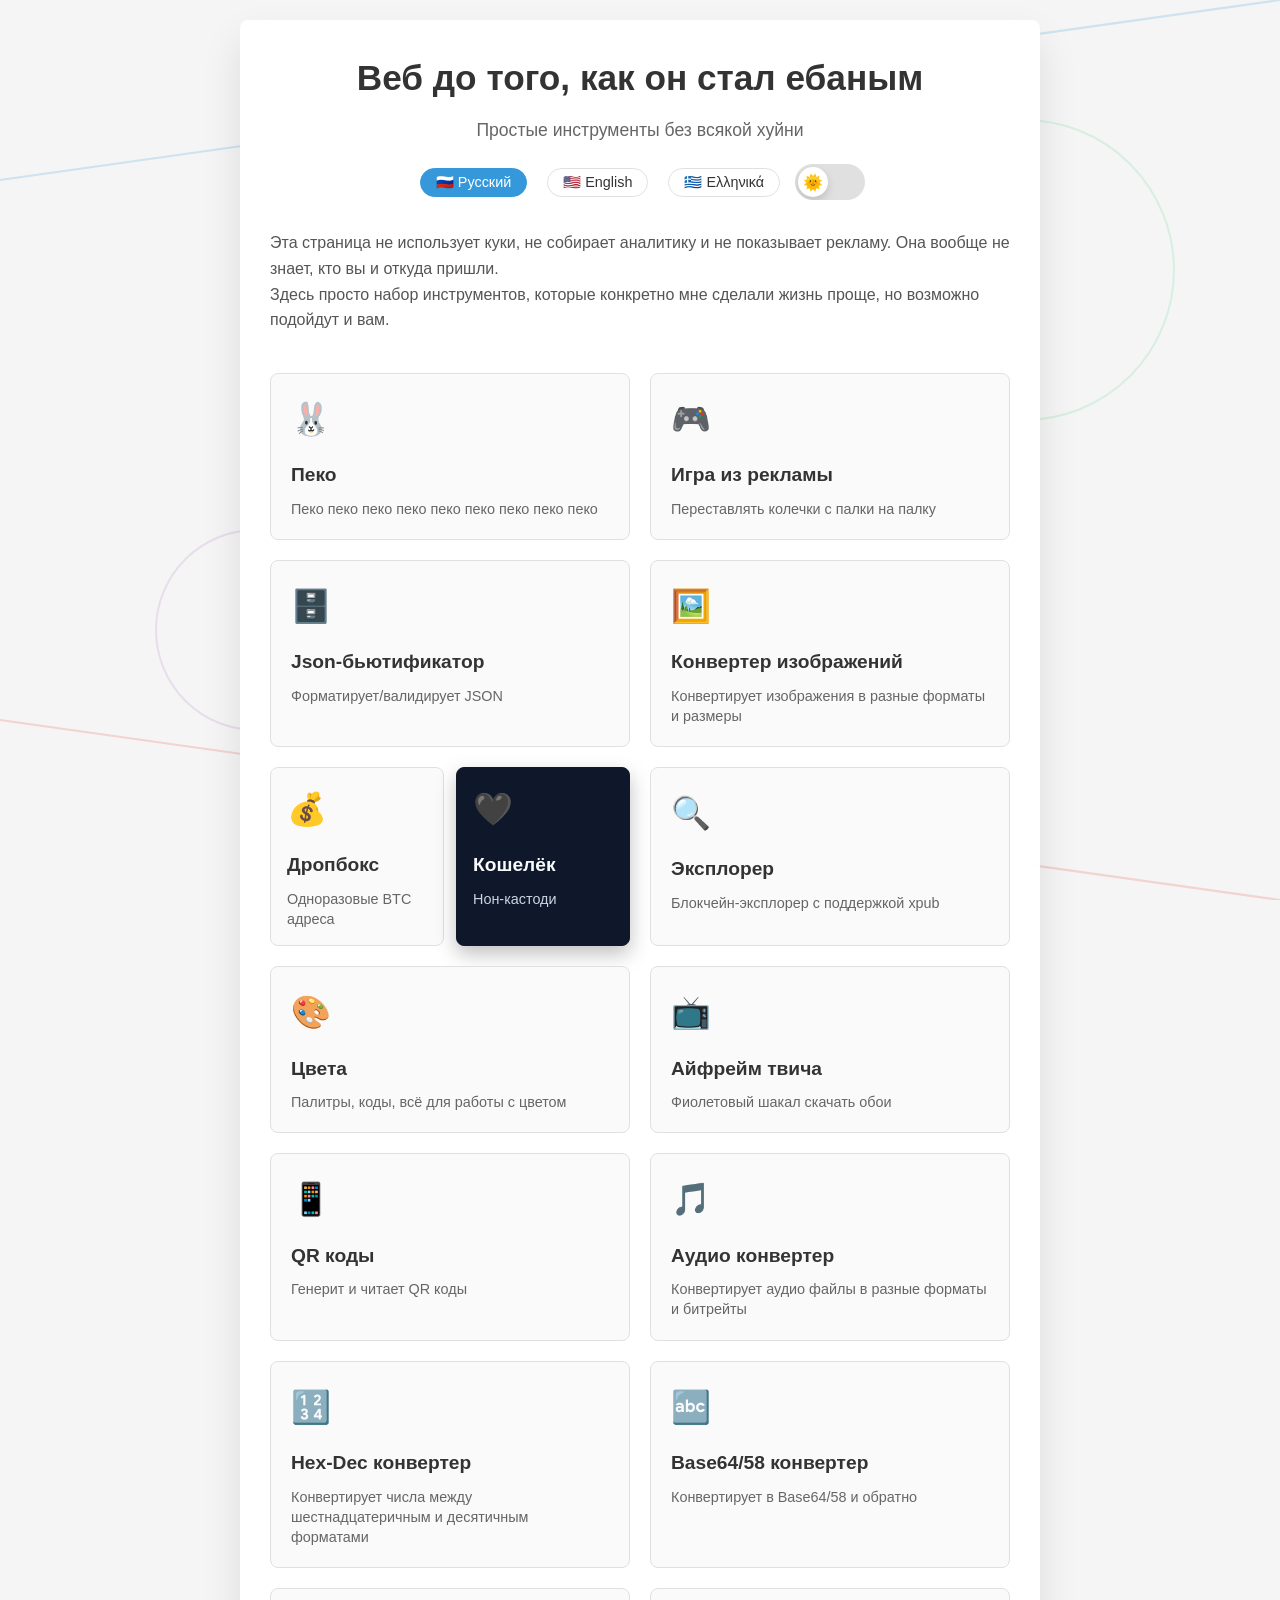
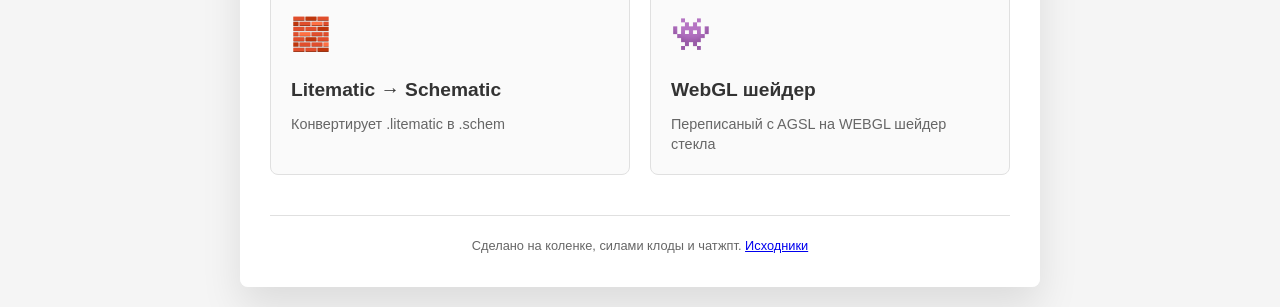
<file: app/index.html>
<!DOCTYPE html>
<html lang="ru">
<head>
    <meta charset="UTF-8">
    <meta name="viewport" content="width=device-width, initial-scale=1.0">
    <title>Инструменты</title>
    <link rel="stylesheet" href="css/common.css">
    <style>
        svg.background { position: fixed; top: 0; left: 0; width: 100%; height: 100%; z-index: -1; pointer-events: none; }
        .header { text-align: center; margin-bottom: 30px; }
        .title { font-size: 2.2em; font-weight: bold; color: var(--text-primary); margin-bottom: 10px; transition: color var(--transition-fast); }
        .subtitle { font-size: 1.1em; color: var(--text-muted); margin-bottom: 20px; transition: color var(--transition-fast); }
        .language-switch { margin-bottom: 20px; display: flex; justify-content: center; gap: 10px; align-items: center; flex-wrap: wrap; }
        .lang-btn { background: none; border: 1px solid var(--border-color); padding: 5px 15px; margin: 0 5px; border-radius: 20px; cursor: pointer; font-size: 0.9em; transition: all var(--transition-fast); color: var(--text-primary); }
        .lang-btn.active { background: var(--accent); color: white; border-color: var(--accent); }
        .lang-btn:hover:not(.active) { background: rgba(52, 152, 219, 0.1); }
        [data-theme="dark"] .lang-btn:hover:not(.active) { background: rgba(96, 165, 250, 0.15); }
        .description { font-size: 1em; color: var(--text-secondary); margin-bottom: 40px; text-align: left; transition: color var(--transition-fast); }
        .tools-grid { display: grid; grid-template-columns: repeat(auto-fit, minmax(300px, 1fr)); gap: 20px; margin-top: 30px; }
        .tool-card-pair { display: grid; grid-template-columns: repeat(2, 1fr); gap: 12px; }
        .tool-card { border: 1px solid var(--border-color); border-radius: 8px; padding: 20px; background: var(--bg-card); cursor: pointer; transition: all var(--transition-fast); text-decoration: none; color: inherit; }
        .tool-card:hover { border-color: var(--accent); background: white; box-shadow: 0 4px 12px rgba(52, 152, 219, 0.1); transform: translateY(-2px); }
        [data-theme="dark"] .tool-card:hover { background: #0f172a; box-shadow: 0 4px 12px rgba(96, 165, 250, 0.15); }
        .tool-card--compact { padding: 16px; }
        .tool-card--dark { background: #0f172a; color: #e5e7eb; border-color: #111827; box-shadow: 0 8px 20px rgba(0, 0, 0, 0.25); }
        .tool-card--dark:hover { background: #0b1221; border-color: #1f2937; box-shadow: 0 6px 18px rgba(0, 0, 0, 0.35); transform: translateY(-2px); }
        .tool-card--dark .tool-title { color: #f8fafc; }
        .tool-card--dark .tool-desc { color: #cbd5e1; }
        [data-theme="dark"] .tool-card--dark {
            border-color: #3f2a6d;
            box-shadow: 0 10px 24px rgba(0, 0, 0, 0.5);
            background: linear-gradient(135deg, #0c1120 0%, #0f1528 70%);
        }
        [data-theme="dark"] .tool-card--dark:hover {
            background: linear-gradient(135deg, #11172b 0%, #171f38 70%);
            border-color: #5b369d;
            box-shadow: 0 0 0 1px rgba(91, 54, 157, 0.3), 0 14px 30px rgba(0, 0, 0, 0.55);
        }
        .tool-icon { font-size: 2em; margin-bottom: 15px; display: block; }
        .tool-title { font-size: 1.2em; font-weight: 600; margin-bottom: 8px; color: var(--text-primary); transition: color var(--transition-fast); }
        .tool-desc { font-size: 0.9em; color: var(--text-muted); line-height: 1.4; transition: color var(--transition-fast); }
        .footer { margin-top: 40px; padding-top: 20px; border-top: 1px solid var(--border-color); font-size: 0.8em; color: var(--text-muted); text-align: center; transition: color var(--transition-fast), border-color var(--transition-fast); }
        .container { max-width: 800px; border-radius: 8px; position: relative; }
        @media (max-width: 768px) {
            .title { font-size: 1.8em; }
            .subtitle { font-size: 1em; }
            .tools-grid { grid-template-columns: 1fr; gap: 15px; }
            .tool-card { padding: 15px; }
            .tool-card-pair { grid-template-columns: 1fr; }
        }
        @media (max-width: 480px) {
            .title { font-size: 1.5em; }
            .lang-btn { padding: 8px 12px; margin: 2px; }
        }
    </style>
</head>
<body class="body--flat" style="padding-top: 20px;">
<svg class="background" xmlns="http://www.w3.org/2000/svg" preserveAspectRatio="xMidYMid slice">
    <line x1="0" y1="20%" x2="100%" y2="0" stroke="#3498db" stroke-width="2" opacity="0.2"/>
    <line x1="0" y1="80%" x2="100%" y2="100%" stroke="#e74c3c" stroke-width="2" opacity="0.2"/>
    <circle cx="80%" cy="30%" r="150" stroke="#2ecc71" stroke-width="2" fill="none" opacity="0.15"/>
    <circle cx="20%" cy="70%" r="100" stroke="#9b59b6" stroke-width="2" fill="none" opacity="0.15"/>
</svg>

<div class="container">
    <div class="header">
        <h1 class="title" data-text="title">Веб до того, как он стал ебаным</h1>
        <p class="subtitle" data-text="subtitle">Простые инструменты без всякой хуйни</p>
        <div class="language-switch">
            <button class="lang-btn" data-lang="ru">🇷🇺 Русский</button>
            <button class="lang-btn" data-lang="en">🇺🇸 English</button>
            <button class="lang-btn" data-lang="el">🇬🇷 Ελληνικά</button>
            <button class="theme-toggle" id="theme-toggle" aria-label="Переключить тему">
                <span class="theme-toggle-slider" id="theme-toggle-slider">🌞</span>
            </button>
        </div>
    </div>

    <div class="description" data-text="description"></div>
    <div class="tools-grid" id="tools-grid"></div>
    <div class="footer" data-text="footer"></div>
</div>

<script src="js/theme.js"></script>
<script>
    const translations = {
        ru: {
            title: "Веб до того, как он стал ебаным",
            subtitle: "Простые инструменты без всякой хуйни",
            description: `
                <p>Эта страница не использует куки, не собирает аналитику и не показывает рекламу. Она вообще не знает, кто вы и откуда пришли.</p>
                <p>Здесь просто набор инструментов, которые конкретно мне сделали жизнь проще, но возможно подойдут и вам.</p>
            `,
            footer: "Сделано на коленке, силами клоды и чатжпт. <a href=\"https://github.com/gen1nya/js-tools\">Исходники</a>",
            tools: [
                { name: "peko", icon: "🐰", title: "Пеко", desc: "Пеко пеко пеко пеко пеко пеко пеко пеко пеко" },
                { name: "sorting_game", icon: "🎮", title: "Игра из рекламы", desc: "Переставлять колечки с палки на палку", url: "https://game.rus.ebatel.online/" },
                { name: "json_validator", icon: "🗄️", title: "Json-бьютификатор", desc: "Форматирует/валидирует JSON" },
                { name: "image-converter", icon: "🖼️", title: "Конвертер изображений", desc: "Конвертирует изображения в разные форматы и размеры" },
                { name: "btc_generator", icon: "💰", title: "Дропбокс", desc: "Одноразовые BTC адреса", },
                { name: "ebatel_wallet", icon: "🖤", title: "Кошелёк", desc: "Нон-кастоди", url: "https://wallet.rus.ebatel.online/", variant: "dark" },
                { name: "xpub_explorer", icon: "🔍", title: "Эксплорер", desc: "Блокчейн-эксплорер с поддержкой xpub", url: "https://explorer.rus.ebatel.online/" },
                { name: "colors", icon: "🎨", title: "Цвета", desc: "Палитры, коды, всё для работы с цветом" },
                { name: "twitch_iframe", icon: "📺", title: "Айфрейм твича", desc: "Фиолетовый шакал скачать обои" },
                { name: "qr_generator_reader", icon: "📱", title: "QR коды", desc: "Генерит и читает QR коды" },
                { name: "audio_converter", icon: "🎵", title: "Аудио конвертер", desc: "Конвертирует аудио файлы в разные форматы и битрейты" },
                { name: "hex-dec-converter", icon: "🔢", title: "Hex-Dec конвертер", desc: "Конвертирует числа между шестнадцатеричным и десятичным форматами" },
                { name: "base-utf-converter", icon: "🔤", title: "Base64/58 конвертер", desc: "Конвертирует в Base64/58 и обратно" },
                { name: "litematic-converter", icon: "🧱", title: "Litematic → Schematic", desc: "Конвертирует .litematic в .schem" },
                { name: "webgl", icon: "👾", title: "WebGL шейдер", desc: "Переписаный c AGSL на WEBGL шейдер стекла" },
            ]
        },
        en: {
            title: "Web before it became fucked up",
            subtitle: "Simple tools without any bullshit",
            description: `
                <p>This page doesn't use cookies, doesn't collect analytics, and doesn't show ads. It doesn't know who you are or where you came from.</p>
                <p>Here's just a set of tools that made my life easier, but might work for you too.</p>
                <p>Not everything translated to English yet, but I'm working on it, and PRs are welcome.</p>
            `,
            footer: "Made on my knee with the help of Claude and ChatGPT.  <a href=\"https://github.com/gen1nya/js-tools\">Source code</a>",
            tools: [
                { name: "peko", icon: "🐰", title: "Peko", desc: "peko peko peko peko peko peko peko peko peko peko peko peko peko peko peko peko" },
                { name: "sorting_game", icon: "🎮", title: "Ad Puzzle Game", desc: "Move the rings from one pole to another", url: "https://game.rus.ebatel.online/" },
                { name: "json_validator", icon: "🗄️", title: "Json-Beautifier", desc: "Formats/validates JSON" },
                { name: "image-converter", icon: "🖼️", title: "Image Converter", desc: "Converts images to different formats and sizes" },
                { name: "btc_generator", icon: "💰", title: "Dropbox", desc: "One-time BTC addresses" },
                { name: "ebatel_wallet", icon: "🖤", title: "BTC wallet", desc: "Non-custodial", url: "https://wallet.rus.ebatel.online/", variant: "dark" },
                { name: "xpub_explorer", icon: "🔍", title: "Explorer", desc: "Blockchain explorer with xpub support", url: "https://explorer.rus.ebatel.online/" },
                { name: "colors", icon: "🎨", title: "Colors", desc: "Palettes, codes, everything for working with color" },
                { name: "twitch_iframe", icon: "📺", title: "Twitch Iframe", desc: "Purple jackal download wallpapers" },
                { name: "qr_generator_reader", icon: "📱", title: "QR Codes", desc: "Generates and reads QR codes" },
                { name: "audio_converter", icon: "🎵", title: "Audio Converter", desc: "Converts audio files to different formats and bitrates" },
                { name: "hex-dec-converter", icon: "🔢", title: "Hex-Dec Converter", desc: "Converts numbers between hexadecimal and decimal formats" },
                { name: "base-utf-converter", icon: "🔤", title: "Base64/58 Converter", desc: "Converts to Base64/58 and back" },
                { name: "litematic-converter", icon: "🧱", title: "Litematic → Schematic", desc: "Converts .litematic to .schem" },
                { name: "webgl", icon: "👾", title: "WebGL shader", desc: "Rewritten from AGSL to the WEBGL glass shader" }
            ]
        },
        el: {
            title: "Ο Ιστός πριν γίνει σκατά",
            subtitle: "Απλά εργαλεία χωρίς μαλακίες",
            description: `
                <p>Αυτή η σελίδα δεν χρησιμοποιεί cookies, δεν συλλέγει αναλύσεις και δεν εμφανίζει διαφημίσεις.</p>
                <p>Είναι απλά ένα σύνολο εργαλείων που έκαναν τη ζωή μου ευκολότερη και ίσως βοηθήσουν και εσάς.</p>
            `,
            footer: "Φτιαγμένο πρόχειρα με τη βοήθεια του Claude και του ChatGPT. <a href=\"https://github.com/gen1nya/js-tools\">Πηγαίος κώδικας</a>",
            tools: [
                { name: "peko", icon: "🐰", title: "Πέκο", desc: "πέκο πέκο πέκο..." },
                { name: "sorting_game", icon: "🎮", title: "Παιχνίδι από τη διαφήμιση", desc: "Μετακίνησε τους κρίκους από ένα στύλο σε έναν άλλο", url: "https://game.rus.ebatel.online/" },
                { name: "json_validator", icon: "🗄️", title: "Διαμορφωτής JSON", desc: "Μορφοποιεί/επικυρώνει JSON" },
                { name: "image-converter", icon: "🖼️", title: "Μετατροπέας εικόνων", desc: "Μετατρέπει εικόνες σε διαφορετικές μορφές και μεγέθη" },
                { name: "btc_generator", icon: "💰", title: "Dropbox", desc: "One-time BTC διευθύνσεις" },
                { name: "ebatel_wallet", icon: "🖤", title: "Πορτοφόλι BTC", desc: "Non-custodial", url: "https://wallet.rus.ebatel.online/", variant: "dark" },
                { name: "xpub_explorer", icon: "🔍", title: "Explorer", desc: "Blockchain explorer με υποστήριξη xpub", url: "https://explorer.rus.ebatel.online/" },
                { name: "colors", icon: "🎨", title: "Χρώματα", desc: "Παλέτες, κωδικοί, όλα για εργασία με το χρώμα" },
                { name: "twitch_iframe", icon: "📺", title: "Iframe Twitch", desc: "Μωβ τσακάλι λήψη ταπετσαριών" },
                { name: "qr_generator_reader", icon: "📱", title: "QR κώδικες", desc: "Δημιουργεί και διαβάζει κωδικούς QR" },
                { name: "audio_converter", icon: "🎵", title: "Μετατροπέας ήχου", desc: "Μετατρέπει αρχεία ήχου σε διαφορετικές μορφές και bitrates" },
                { name: "hex-dec-converter", icon: "🔢", title: "Μετατροπέας Hex-Dec", desc: "Μετατρέπει αριθμούς μεταξύ δεκαεξαδικού και δεκαδικού" },
                { name: "base-utf-converter", icon: "🔤", title: "Μετατροπέας Base64/58", desc: "Μετατρέπει σε Base64/58 και πίσω" },
                { name: "litematic-converter", icon: "🧱", title: "Litematic → Schematic", desc: "Μετατρέπει .litematic σε .schem" },
                { name: "webgl", icon: "👾", title: "WebGL шейдер", desc: "Ξαναγράφηκε από AGSL στο WEBGL glass shader" }
            ]
        }
    };

    let currentLang = localStorage.getItem('lang') || 'ru';

    function switchLanguage(lang, targetBtn = null) {
        if (!translations[lang]) lang = 'ru';
        currentLang = lang;
        localStorage.setItem('lang', lang);

        document.querySelectorAll('.lang-btn').forEach(btn => btn.classList.remove('active'));
        if (targetBtn) targetBtn.classList.add('active');

        const texts = translations[lang];
        if (!texts) return;

        document.querySelectorAll('[data-text]').forEach(el => {
            const key = el.getAttribute('data-text');
            if (key in texts) el.innerHTML = texts[key];
        });

        renderTools(texts.tools || []);
        document.documentElement.lang = lang;
    }

    function renderCard(tool, { compact = false } = {}) {
        const isExternal = /^https?:\/\//.test(tool.url || '');
        const href = isExternal ? tool.url : `tools/${tool.name}.html`;
        const target = isExternal ? ' target="_blank" rel="noopener noreferrer"' : '';
        const classes = ['tool-card'];
        if (compact) classes.push('tool-card--compact');
        if (tool.variant === 'dark') classes.push('tool-card--dark');

        return `
            <a href="${href}" class="${classes.join(' ')}"${target}>
                <span class="tool-icon">${tool.icon}</span>
                <div class="tool-title">${tool.title}</div>
                <div class="tool-desc">${tool.desc}</div>
            </a>
        `;
    }

    function renderTools(tools) {
        const grid = document.getElementById('tools-grid');
        let html = '';

        for (let i = 0; i < (tools || []).length; i++) {
            const tool = tools[i];
            const nextTool = tools[i + 1];

            if (tool?.name === 'btc_generator' && nextTool?.name === 'ebatel_wallet') {
                html += `
                    <div class="tool-card-pair">
                        ${renderCard(tool, { compact: true })}
                        ${renderCard(nextTool, { compact: true })}
                    </div>
                `;
                i++; // skip partner card, already rendered
                continue;
            }

            html += renderCard(tool);
        }

        grid.innerHTML = html;
    }

    document.addEventListener('DOMContentLoaded', () => {
        document.querySelectorAll('.lang-btn').forEach(btn => {
            btn.addEventListener('click', e => switchLanguage(btn.dataset.lang, e.currentTarget));
        });
        const initialBtn = document.querySelector(`.lang-btn[data-lang="${currentLang}"]`) || document.querySelector('.lang-btn');
        switchLanguage(currentLang, initialBtn);
    });
</script>
</body>
</html>
</file>
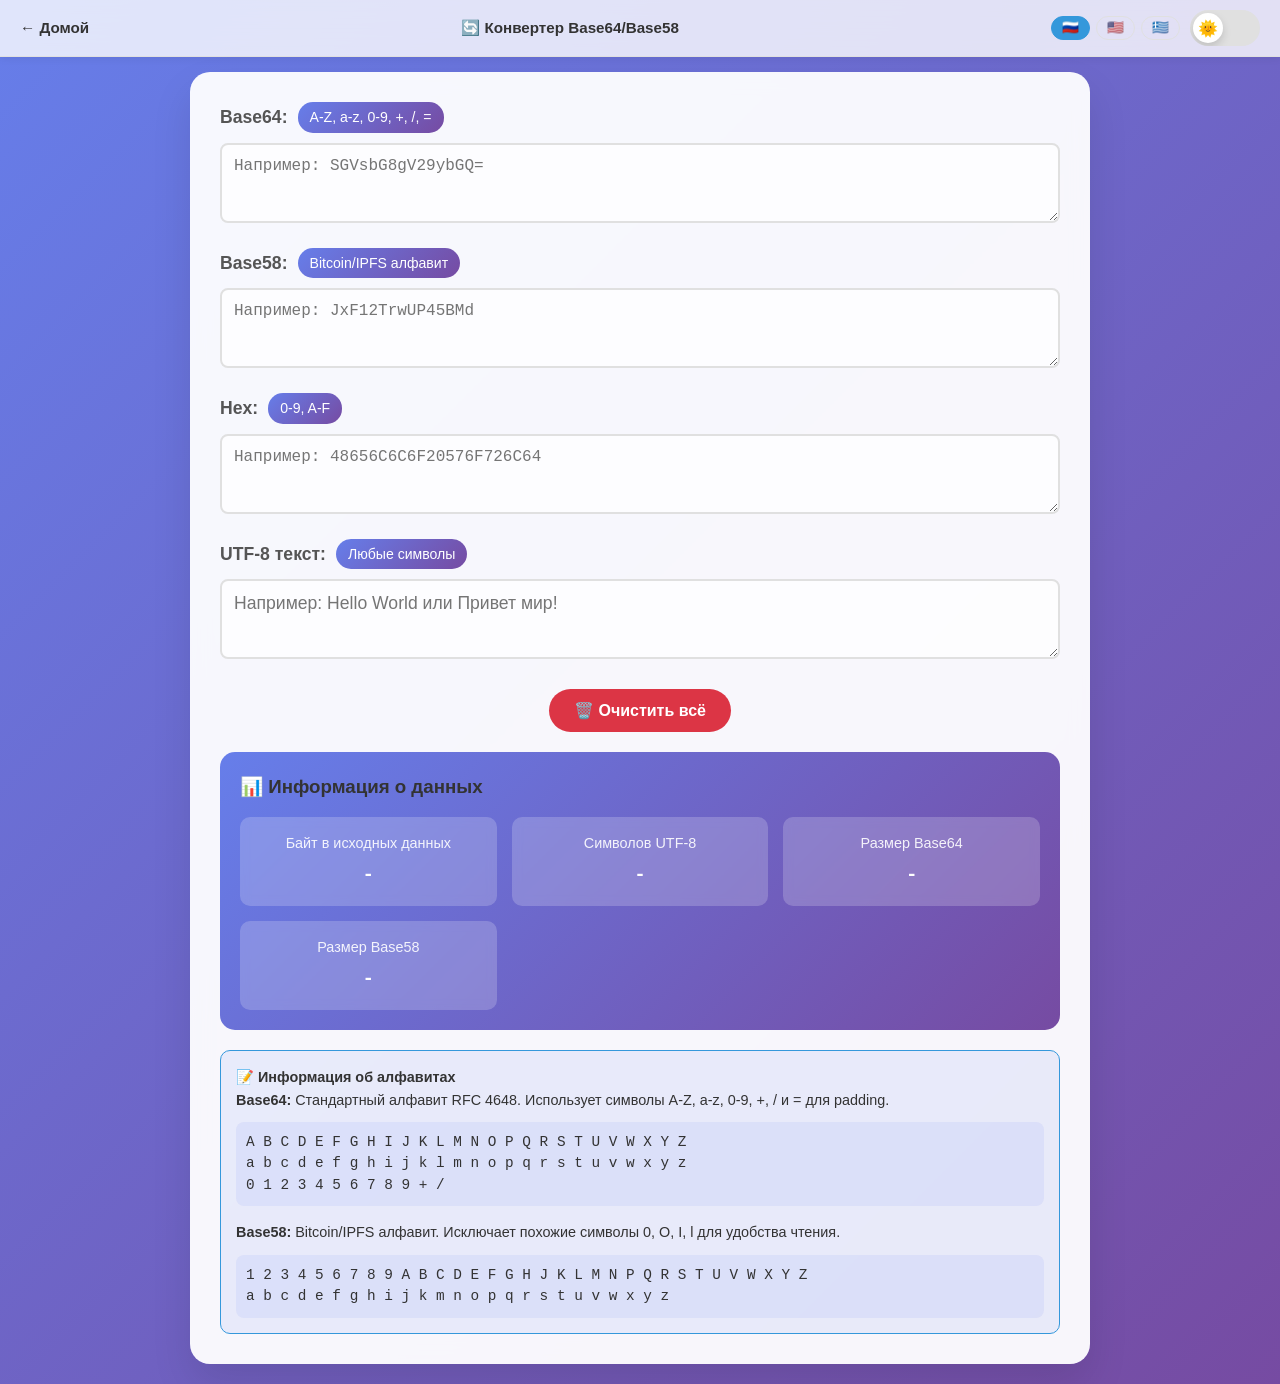
<file: app/tools/base-utf-converter.html>
<!DOCTYPE html>
<html lang="ru">
<head>
    <meta charset="UTF-8">
    <meta name="viewport" content="width=device-width, initial-scale=1.0">
    <title>Конвертер Base64/Base58</title>
    <link rel="stylesheet" href="../css/common.css">
    <style>
        h1 {
            text-align: center;
            margin-bottom: 30px;
            font-size: 2.5em;
        }

        .converter-grid {
            display: grid;
            grid-template-columns: 1fr;
            gap: 25px;
            margin-bottom: 30px;
        }

        .input-group {
            display: flex;
            flex-direction: column;
            gap: 10px;
        }

        label {
            font-weight: 600;
            color: var(--text-secondary);
            font-size: 1.1em;
            display: flex;
            align-items: center;
            gap: 10px;
        }

        .format-badge {
            background: var(--gradient-primary);
            color: white;
            padding: 4px 12px;
            border-radius: 15px;
            font-size: 0.8em;
            font-weight: 500;
        }

        textarea {
            font-family: 'Courier New', monospace;
            min-height: 80px;
            resize: vertical;
            word-break: break-all;
            background: rgba(255, 255, 255, 0.8);
        }

        [data-theme="dark"] textarea {
            background: rgba(17, 24, 39, 0.8);
        }

        .utf8-textarea {
            font-family: 'Segoe UI', Tahoma, Geneva, Verdana, sans-serif !important;
            font-size: 1.1em;
        }

        .clear-btn {
            background: var(--color-error);
            color: white;
            border: none;
            padding: 12px 25px;
            border-radius: 25px;
            cursor: pointer;
            font-size: 1em;
            font-weight: 600;
            transition: all 0.3s ease;
            margin: 20px auto;
            display: block;
        }

        .clear-btn:hover {
            transform: translateY(-3px);
            box-shadow: 0 10px 20px rgba(220, 53, 69, 0.4);
        }

        .info-panel {
            background: var(--gradient-primary);
            color: white;
            padding: 20px;
            border-radius: 15px;
            margin-top: 20px;
        }

        .info-grid {
            display: grid;
            grid-template-columns: repeat(auto-fit, minmax(200px, 1fr));
            gap: 15px;
            margin-top: 15px;
        }

        .info-item {
            background: rgba(255, 255, 255, 0.2);
            padding: 15px;
            border-radius: 10px;
            text-align: center;
            backdrop-filter: blur(5px);
        }

        .info-label {
            font-size: 0.9em;
            opacity: 0.9;
            margin-bottom: 5px;
        }

        .info-value {
            font-size: 1.2em;
            font-weight: bold;
            font-family: 'Courier New', monospace;
        }

        .error-message {
            background: rgba(220, 53, 69, 0.15);
            border: 1px solid var(--color-error);
            color: var(--color-error);
            padding: 10px 15px;
            border-radius: 8px;
            margin-top: 5px;
            font-size: 0.9em;
            display: none;
        }

        .success-message {
            background: rgba(40, 167, 69, 0.15);
            border: 1px solid var(--color-success);
            color: var(--color-success);
            padding: 10px 15px;
            border-radius: 8px;
            margin-top: 5px;
            font-size: 0.9em;
            display: none;
        }

        .alphabet-info {
            background: rgba(102, 126, 234, 0.1);
            border: 1px solid var(--accent);
            padding: 15px;
            border-radius: 10px;
            margin-top: 20px;
            font-size: 0.9em;
        }

        .alphabet-chars {
            font-family: 'Courier New', monospace;
            background: rgba(102, 126, 234, 0.1);
            padding: 10px;
            border-radius: 8px;
            margin-top: 10px;
            word-break: break-all;
            line-height: 1.5;
        }

        @media (max-width: 768px) {
            h1 {
                font-size: 2em;
            }

            .info-grid {
                grid-template-columns: 1fr;
            }
        }
    </style>
</head>
<body class="body--gradient">
<div class="container">
    <h1>🔄 Конвертер Base64/Base58</h1>

    <div class="converter-grid">
        <div class="input-group">
            <label for="base64Input">
                Base64:
                <span class="format-badge">A-Z, a-z, 0-9, +, /, =</span>
            </label>
            <textarea id="base64Input" placeholder="Например: SGVsbG8gV29ybGQ="></textarea>
            <div class="error-message" id="base64Error"></div>
            <div class="success-message" id="base64Success"></div>
        </div>

        <div class="input-group">
            <label for="base58Input">
                Base58:
                <span class="format-badge">Bitcoin/IPFS алфавит</span>
            </label>
            <textarea id="base58Input" placeholder="Например: JxF12TrwUP45BMd"></textarea>
            <div class="error-message" id="base58Error"></div>
            <div class="success-message" id="base58Success"></div>
        </div>

        <div class="input-group">
            <label for="hexInput">
                Hex:
                <span class="format-badge">0-9, A-F</span>
            </label>
            <textarea id="hexInput" placeholder="Например: 48656C6C6F20576F726C64"></textarea>
            <div class="error-message" id="hexError"></div>
            <div class="success-message" id="hexSuccess"></div>
        </div>

        <div class="input-group">
            <label for="utf8Input">
                UTF-8 текст:
                <span class="format-badge">Любые символы</span>
            </label>
            <textarea id="utf8Input" class="utf8-textarea" placeholder="Например: Hello World или Привет мир!"></textarea>
            <div class="error-message" id="utf8Error"></div>
            <div class="success-message" id="utf8Success"></div>
        </div>
    </div>

    <button class="clear-btn" onclick="clearAll()">🗑️ Очистить всё</button>

    <div class="info-panel">
        <h3>📊 Информация о данных</h3>
        <div class="info-grid">
            <div class="info-item">
                <div class="info-label">Байт в исходных данных</div>
                <div class="info-value" id="byteCount">-</div>
            </div>
            <div class="info-item">
                <div class="info-label">Символов UTF-8</div>
                <div class="info-value" id="charCount">-</div>
            </div>
            <div class="info-item">
                <div class="info-label">Размер Base64</div>
                <div class="info-value" id="base64Size">-</div>
            </div>
            <div class="info-item">
                <div class="info-label">Размер Base58</div>
                <div class="info-value" id="base58Size">-</div>
            </div>
        </div>
    </div>

    <div class="alphabet-info">
        <h4>📝 Информация об алфавитах</h4>
        <p><strong>Base64:</strong> Стандартный алфавит RFC 4648. Использует символы A-Z, a-z, 0-9, +, / и = для padding.</p>
        <div class="alphabet-chars">A B C D E F G H I J K L M N O P Q R S T U V W X Y Z<br>a b c d e f g h i j k l m n o p q r s t u v w x y z<br>0 1 2 3 4 5 6 7 8 9 + /</div>

        <p style="margin-top: 15px;"><strong>Base58:</strong> Bitcoin/IPFS алфавит. Исключает похожие символы 0, O, I, l для удобства чтения.</p>
        <div class="alphabet-chars">1 2 3 4 5 6 7 8 9 A B C D E F G H J K L M N P Q R S T U V W X Y Z<br>a b c d e f g h i j k m n o p q r s t u v w x y z</div>
    </div>
</div>

<script src="../js/theme.js"></script>
<script src="../js/toolbar.js"></script>
<script>
    let isUpdating = false;

    const base64Input = document.getElementById('base64Input');
    const base58Input = document.getElementById('base58Input');
    const hexInput = document.getElementById('hexInput');
    const utf8Input = document.getElementById('utf8Input');

    // Base58 alphabet (Bitcoin/IPFS)
    const BASE58_ALPHABET = '123456789ABCDEFGHJKLMNPQRSTUVWXYZabcdefghijkmnopqrstuvwxyz';

    // Event listeners
    base64Input.addEventListener('input', () => convertFrom('base64'));
    base58Input.addEventListener('input', () => convertFrom('base58'));
    hexInput.addEventListener('input', () => convertFrom('hex'));
    utf8Input.addEventListener('input', () => convertFrom('utf8'));

    function convertFrom(source) {
        if (isUpdating) return;
        isUpdating = true;

        clearMessages();

        try {
            let bytes = null;

            if (source === 'base64' && base64Input.value.trim()) {
                bytes = base64ToBytes(base64Input.value.trim());
            } else if (source === 'base58' && base58Input.value.trim()) {
                bytes = base58ToBytes(base58Input.value.trim());
            } else if (source === 'hex' && hexInput.value.trim()) {
                bytes = hexToBytes(hexInput.value.trim());
            } else if (source === 'utf8' && utf8Input.value.trim()) {
                bytes = utf8ToBytes(utf8Input.value);
            }

            if (bytes !== null) {
                updateAllFields(bytes, source);
                updateInfo(bytes);
                showSuccess(source);
            } else {
                clearInfo();
            }
        } catch (error) {
            showError(source, error.message);
            clearInfo();
        }

        isUpdating = false;
    }

    function base64ToBytes(base64) {
        try {
            // Remove whitespace and validate
            base64 = base64.replace(/\s/g, '');
            if (!/^[A-Za-z0-9+/]*={0,2}$/.test(base64)) {
                throw new Error('Некорректные символы в Base64');
            }

            const binaryString = atob(base64);
            const bytes = new Uint8Array(binaryString.length);
            for (let i = 0; i < binaryString.length; i++) {
                bytes[i] = binaryString.charCodeAt(i);
            }
            return bytes;
        } catch (e) {
            throw new Error('Ошибка декодирования Base64: ' + e.message);
        }
    }

    function base58ToBytes(base58) {
        try {
            // Validate alphabet
            for (let char of base58) {
                if (BASE58_ALPHABET.indexOf(char) === -1) {
                    throw new Error(`Некорректный символ в Base58: '${char}'`);
                }
            }

            // Count leading 1s
            let leadingOnes = 0;
            for (let char of base58) {
                if (char === '1') leadingOnes++;
                else break;
            }

            // Convert to big integer
            let num = 0n;
            for (let char of base58) {
                num = num * 58n + BigInt(BASE58_ALPHABET.indexOf(char));
            }

            // Convert to bytes
            const bytes = [];
            while (num > 0n) {
                bytes.unshift(Number(num % 256n));
                num = num / 256n;
            }

            // Add leading zeros for leading 1s
            while (leadingOnes-- > 0) {
                bytes.unshift(0);
            }

            return new Uint8Array(bytes);
        } catch (e) {
            throw new Error('Ошибка декодирования Base58: ' + e.message);
        }
    }

    function hexToBytes(hex) {
        try {
            hex = hex.replace(/\s/g, '').replace(/^0x/i, '');
            if (!/^[0-9a-f]*$/i.test(hex)) {
                throw new Error('Некорректные символы в Hex');
            }

            if (hex.length % 2 !== 0) {
                hex = '0' + hex;
            }

            const bytes = new Uint8Array(hex.length / 2);
            for (let i = 0; i < hex.length; i += 2) {
                bytes[i / 2] = parseInt(hex.substr(i, 2), 16);
            }
            return bytes;
        } catch (e) {
            throw new Error('Ошибка декодирования Hex: ' + e.message);
        }
    }

    function utf8ToBytes(text) {
        try {
            return new TextEncoder().encode(text);
        } catch (e) {
            throw new Error('Ошибка кодирования UTF-8: ' + e.message);
        }
    }

    function bytesToBase64(bytes) {
        let binaryString = '';
        for (let byte of bytes) {
            binaryString += String.fromCharCode(byte);
        }
        return btoa(binaryString);
    }

    function bytesToBase58(bytes) {
        if (bytes.length === 0) return '';

        // Count leading zeros
        let leadingZeros = 0;
        for (let byte of bytes) {
            if (byte === 0) leadingZeros++;
            else break;
        }

        // Convert to big integer
        let num = 0n;
        for (let byte of bytes) {
            num = num * 256n + BigInt(byte);
        }

        // Convert to base58
        let result = '';
        while (num > 0n) {
            result = BASE58_ALPHABET[Number(num % 58n)] + result;
            num = num / 58n;
        }

        // Add leading 1s for leading zeros
        result = '1'.repeat(leadingZeros) + result;

        return result || '1';
    }

    function bytesToHex(bytes) {
        return Array.from(bytes)
            .map(byte => byte.toString(16).padStart(2, '0'))
            .join('')
            .toUpperCase();
    }

    function bytesToUtf8(bytes) {
        try {
            return new TextDecoder('utf-8', { fatal: true }).decode(bytes);
        } catch (e) {
            throw new Error('Данные не являются валидной UTF-8 строкой');
        }
    }

    function updateAllFields(bytes, source) {
        try {
            if (source !== 'base64') {
                base64Input.value = bytesToBase64(bytes);
            }
        } catch (e) {
            showError('base64', 'Не удалось конвертировать в Base64');
        }

        try {
            if (source !== 'base58') {
                base58Input.value = bytesToBase58(bytes);
            }
        } catch (e) {
            showError('base58', 'Не удалось конвертировать в Base58');
        }

        try {
            if (source !== 'hex') {
                hexInput.value = bytesToHex(bytes);
            }
        } catch (e) {
            showError('hex', 'Не удалось конвертировать в Hex');
        }

        try {
            if (source !== 'utf8') {
                utf8Input.value = bytesToUtf8(bytes);
            }
        } catch (e) {
            if (source !== 'utf8') {
                utf8Input.value = '';
                showError('utf8', e.message);
            }
        }
    }

    function updateInfo(bytes) {
        document.getElementById('byteCount').textContent = bytes.length;

        try {
            const utf8Text = bytesToUtf8(bytes);
            document.getElementById('charCount').textContent = utf8Text.length;
        } catch (e) {
            document.getElementById('charCount').textContent = 'N/A';
        }

        document.getElementById('base64Size').textContent = bytesToBase64(bytes).length;
        document.getElementById('base58Size').textContent = bytesToBase58(bytes).length;
    }

    function clearInfo() {
        document.getElementById('byteCount').textContent = '-';
        document.getElementById('charCount').textContent = '-';
        document.getElementById('base64Size').textContent = '-';
        document.getElementById('base58Size').textContent = '-';
    }

    function showError(format, message) {
        const errorElement = document.getElementById(format + 'Error');
        errorElement.textContent = message;
        errorElement.style.display = 'block';
    }

    function showSuccess(format) {
        const successElement = document.getElementById(format + 'Success');
        successElement.textContent = 'Успешно конвертировано';
        successElement.style.display = 'block';

        // Hide after 2 seconds
        setTimeout(() => {
            successElement.style.display = 'none';
        }, 2000);
    }

    function clearMessages() {
        const errorElements = document.querySelectorAll('.error-message');
        const successElements = document.querySelectorAll('.success-message');

        errorElements.forEach(el => el.style.display = 'none');
        successElements.forEach(el => el.style.display = 'none');
    }

    function clearAll() {
        base64Input.value = '';
        base58Input.value = '';
        hexInput.value = '';
        utf8Input.value = '';
        clearMessages();
        clearInfo();
    }
</script>
</body>
</html>
</file>
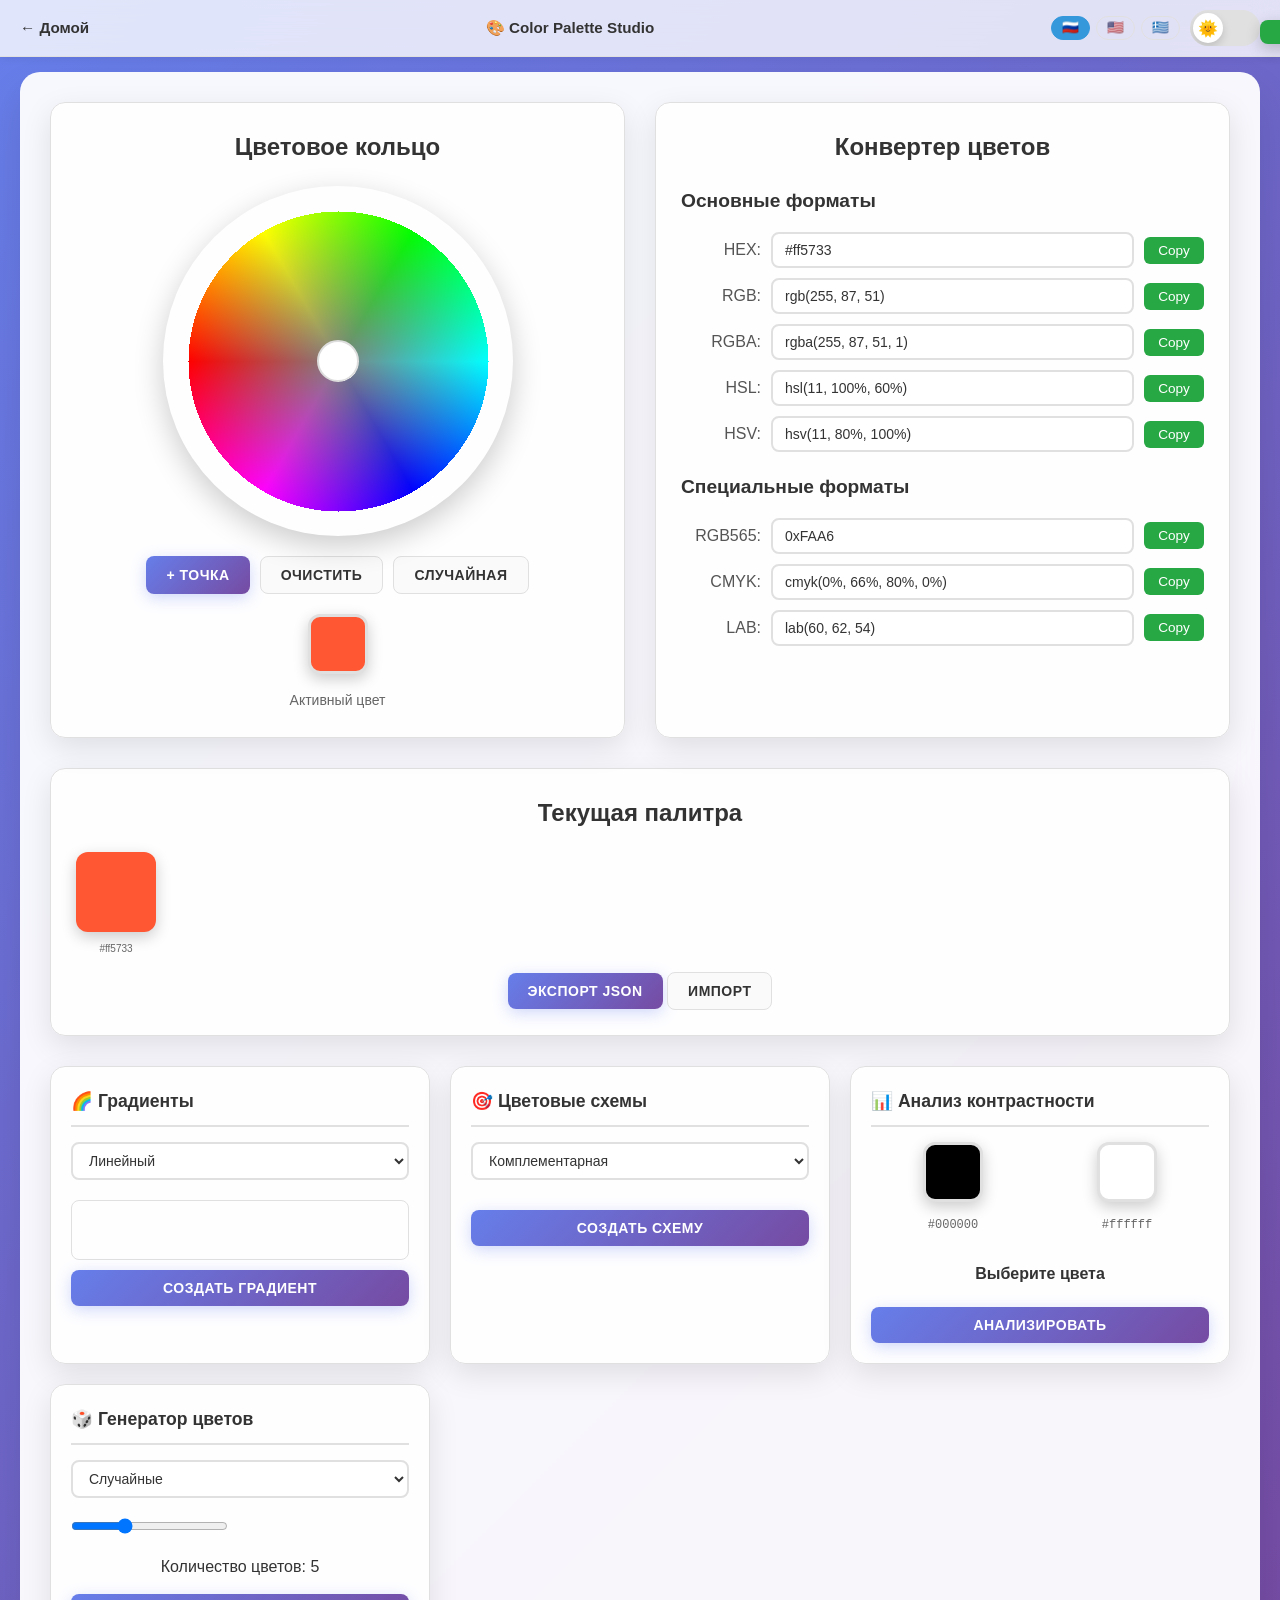
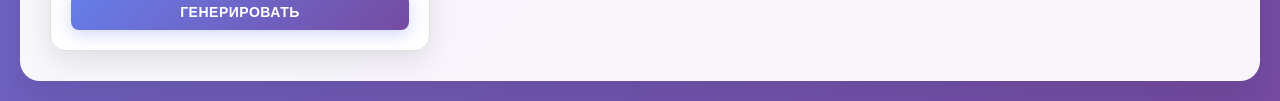
<file: app/tools/colors.html>
<!DOCTYPE html>
<html lang="ru">
<head>
    <meta charset="UTF-8">
    <meta name="viewport" content="width=device-width, initial-scale=1.0">
    <title>Color Palette Studio</title>
    <link rel="stylesheet" href="../css/common.css">
    <style>
        .container {
            max-width: 1400px;
        }

        h1 {
            text-align: center;
            margin-bottom: 30px;
            font-size: 2.5em;
            background: var(--gradient-primary);
            -webkit-background-clip: text;
            -webkit-text-fill-color: transparent;
            background-clip: text;
        }

        .main-content {
            display: grid;
            grid-template-columns: 1fr 1fr;
            gap: 30px;
            margin-bottom: 30px;
        }

        .color-wheel-section {
            background: var(--bg-container);
            border-radius: 15px;
            padding: 25px;
            box-shadow: 0 10px 30px rgba(0, 0, 0, 0.1);
            border: 1px solid var(--border-color);
        }

        .color-wheel-container {
            position: relative;
            width: 350px;
            height: 350px;
            margin: 0 auto 20px;
        }

        #colorWheel {
            border-radius: 50%;
            cursor: crosshair;
            box-shadow: 0 10px 30px rgba(0, 0, 0, 0.2);
        }

        #colorWheel.dragging {
            cursor: grabbing;
        }

        #colorWheel.hovering-point {
            cursor: grab;
        }

        .color-point {
            position: absolute;
            width: 16px;
            height: 16px;
            border: 3px solid white;
            border-radius: 50%;
            cursor: move;
            box-shadow: 0 2px 10px rgba(0, 0, 0, 0.3);
            transform: translate(-50%, -50%);
            z-index: 10;
        }

        .point-label {
            position: absolute;
            top: -25px;
            left: 50%;
            transform: translateX(-50%);
            background: rgba(0, 0, 0, 0.8);
            color: white;
            padding: 2px 6px;
            border-radius: 4px;
            font-size: 10px;
            white-space: nowrap;
        }

        .controls {
            display: flex;
            justify-content: center;
            gap: 10px;
            margin-bottom: 20px;
        }

        .btn-secondary {
            background: var(--bg-card);
            color: var(--text-primary);
            border: 1px solid var(--border-color);
        }

        .copy-btn.copied {
            background: #6c757d;
        }

        .converters-section {
            background: var(--bg-container);
            border-radius: 15px;
            padding: 25px;
            box-shadow: 0 10px 30px rgba(0, 0, 0, 0.1);
            border: 1px solid var(--border-color);
        }

        .converter-group {
            margin-bottom: 20px;
        }

        .converter-group h3 {
            margin-bottom: 15px;
            color: var(--text-primary);
            font-size: 1.2em;
        }

        .input-row {
            display: grid;
            grid-template-columns: 80px 1fr 60px;
            gap: 10px;
            margin-bottom: 10px;
            align-items: center;
        }

        .input-label {
            font-weight: 500;
            color: var(--text-secondary);
            text-align: right;
        }

        .color-input {
            padding: 8px 12px;
            border: 2px solid var(--border-color);
            border-radius: 8px;
            font-size: 14px;
            transition: border-color 0.3s ease;
        }

        .color-input:focus {
            outline: none;
            border-color: var(--color-primary);
            box-shadow: 0 0 0 3px rgba(102, 126, 234, 0.1);
        }

        .palette-section {
            background: var(--bg-container);
            border-radius: 15px;
            padding: 25px;
            box-shadow: 0 10px 30px rgba(0, 0, 0, 0.1);
            margin-bottom: 30px;
            border: 1px solid var(--border-color);
        }

        .palette-container {
            display: flex;
            gap: 10px;
            margin-bottom: 40px;
            flex-wrap: wrap;
        }

        .color-swatch {
            width: 80px;
            height: 80px;
            border-radius: 12px;
            cursor: pointer;
            position: relative;
            box-shadow: 0 5px 15px rgba(0, 0, 0, 0.2);
            transition: transform 0.3s ease;
        }

        .color-swatch:hover {
            transform: scale(1.05);
        }

        .color-info {
            position: absolute;
            bottom: -25px;
            left: 50%;
            transform: translateX(-50%);
            font-size: 10px;
            color: var(--text-muted);
            white-space: nowrap;
        }

        .tools-section {
            display: grid;
            grid-template-columns: repeat(auto-fit, minmax(300px, 1fr));
            gap: 20px;
        }

        .tool-card {
            background: var(--bg-container);
            border-radius: 15px;
            padding: 20px;
            box-shadow: 0 10px 30px rgba(0, 0, 0, 0.1);
            border: 1px solid var(--border-color);
        }

        .tool-card h3 {
            margin-bottom: 15px;
            color: var(--text-primary);
            font-size: 1.1em;
            border-bottom: 2px solid var(--border-color);
            padding-bottom: 10px;
        }

        .gradient-preview {
            height: 60px;
            border-radius: 8px;
            margin: 10px 0;
            border: 1px solid var(--border-color);
        }

        .scheme-preview {
            display: flex;
            gap: 5px;
            margin: 10px 0;
        }

        .scheme-color {
            width: 40px;
            height: 40px;
            border-radius: 8px;
            cursor: pointer;
            position: relative;
        }

        .contrast-result {
            padding: 10px;
            border-radius: 8px;
            margin: 10px 0;
            text-align: center;
            font-weight: bold;
        }

        .select-input {
            width: 100%;
            padding: 8px 12px;
            border: 2px solid var(--border-color);
            border-radius: 8px;
            font-size: 14px;
            margin-bottom: 10px;
        }

        .current-color-preview {
            width: 60px;
            height: 60px;
            border-radius: 12px;
            border: 3px solid var(--border-color);
            box-shadow: 0 5px 15px rgba(0, 0, 0, 0.2);
            margin: 0 auto 15px;
            cursor: pointer;
            transition: transform 0.3s ease;
        }

        .current-color-preview:hover {
            transform: scale(1.05);
        }

        @media (max-width: 768px) {
            .main-content {
                grid-template-columns: 1fr;
            }

            .color-wheel-container {
                width: 280px;
                height: 280px;
            }

            #colorWheel {
                width: 280px !important;
                height: 280px !important;
            }
        }

        .notification {
            position: fixed;
            top: 20px;
            right: 20px;
            background: var(--color-success);
            color: white;
            padding: 12px 20px;
            border-radius: 8px;
            box-shadow: 0 5px 15px rgba(0, 0, 0, 0.2);
            transform: translateX(100%);
            transition: transform 0.3s ease;
            z-index: 1000;
        }

        .notification.show {
            transform: translateX(0);
        }

        .color-picker-wrapper {
            text-align: center;
            position: relative;
        }

        .custom-color-preview {
            width: 60px;
            height: 60px;
            border-radius: 12px;
            border: 3px solid var(--border-color);
            box-shadow: 0 5px 15px rgba(0, 0, 0, 0.2);
            cursor: pointer;
            margin: 0 auto 8px;
            transition: transform 0.3s ease;
        }

        .custom-color-preview:hover {
            transform: scale(1.05);
        }

        .hidden-color-input {
            position: absolute;
            top: 0;
            left: 50%;
            transform: translateX(-50%);
            width: 60px;
            height: 60px;
            opacity: 0;
            cursor: pointer;
            border: none;
            background: transparent;
        }

        .color-label {
            font-size: 12px;
            color: var(--text-muted);
            font-family: monospace;
        }
    </style>
</head>
<body class="body--gradient">
<div class="container">
    <h1 style="margin-bottom:30px;">🎨 Color Palette Studio</h1>

    <div class="main-content">
        <div class="color-wheel-section">
            <h2 style="text-align: center; margin-bottom: 20px; color: var(--text-primary);">Цветовое кольцо</h2>
            <div class="color-wheel-container">
                <canvas id="colorWheel" width="350" height="350"></canvas>
            </div>

            <div class="controls">
                <button class="btn btn-primary" onclick="addColorPoint()">+ Точка</button>
                <button class="btn btn-secondary" onclick="clearPoints()">Очистить</button>
                <button class="btn btn-secondary" onclick="randomPalette()">Случайная</button>
            </div>

            <div style="text-align: center;">
                <div class="color-picker-wrapper">
                    <div class="current-color-preview" id="currentColorPreview"></div>
                    <input type="color" class="hidden-color-input" id="activeColorPicker" value="#FF5733">
                    <p style="color: var(--text-muted); font-size: 14px;">Активный цвет</p>
                </div>
            </div>
        </div>

        <div class="converters-section">
            <h2 style="text-align: center; margin-bottom: 20px; color: var(--text-primary);">Конвертер цветов</h2>

            <div class="converter-group">
                <h3>Основные форматы</h3>
                <div class="input-row">
                    <span class="input-label">HEX:</span>
                    <input type="text" class="color-input" id="hexInput" placeholder="#FF5733">
                    <button class="copy-btn" onclick="copyToClipboard('hexInput')">Copy</button>
                </div>
                <div class="input-row">
                    <span class="input-label">RGB:</span>
                    <input type="text" class="color-input" id="rgbInput" placeholder="rgb(255, 87, 51)">
                    <button class="copy-btn" onclick="copyToClipboard('rgbInput')">Copy</button>
                </div>
                <div class="input-row">
                    <span class="input-label">RGBA:</span>
                    <input type="text" class="color-input" id="rgbaInput" placeholder="rgba(255, 87, 51, 1)">
                    <button class="copy-btn" onclick="copyToClipboard('rgbaInput')">Copy</button>
                </div>
                <div class="input-row">
                    <span class="input-label">HSL:</span>
                    <input type="text" class="color-input" id="hslInput" placeholder="hsl(12, 100%, 60%)">
                    <button class="copy-btn" onclick="copyToClipboard('hslInput')">Copy</button>
                </div>
                <div class="input-row">
                    <span class="input-label">HSV:</span>
                    <input type="text" class="color-input" id="hsvInput" placeholder="hsv(12, 80%, 100%)">
                    <button class="copy-btn" onclick="copyToClipboard('hsvInput')">Copy</button>
                </div>
            </div>

            <div class="converter-group">
                <h3>Специальные форматы</h3>
                <div class="input-row">
                    <span class="input-label">RGB565:</span>
                    <input type="text" class="color-input" id="rgb565Input" placeholder="0xF8A3">
                    <button class="copy-btn" onclick="copyToClipboard('rgb565Input')">Copy</button>
                </div>
                <div class="input-row">
                    <span class="input-label">CMYK:</span>
                    <input type="text" class="color-input" id="cmykInput" placeholder="cmyk(0%, 66%, 80%, 0%)">
                    <button class="copy-btn" onclick="copyToClipboard('cmykInput')">Copy</button>
                </div>
                <div class="input-row">
                    <span class="input-label">LAB:</span>
                    <input type="text" class="color-input" id="labInput" placeholder="lab(62, 52, 49)">
                    <button class="copy-btn" onclick="copyToClipboard('labInput')">Copy</button>
                </div>
            </div>
        </div>
    </div>

    <div class="palette-section">
        <h2 style="text-align: center; margin-bottom: 20px; color: var(--text-primary);">Текущая палитра</h2>
        <div class="palette-container" id="paletteContainer"></div>
        <div style="text-align: center;">
            <button class="btn btn-primary" onclick="exportPalette()">Экспорт JSON</button>
            <button class="btn btn-secondary" onclick="document.getElementById('importFile').click()">Импорт</button>
            <input type="file" id="importFile" style="display: none;" accept=".json" onchange="importPalette(event)">
        </div>
    </div>

    <div class="tools-section">
        <div class="tool-card">
            <h3>🌈 Градиенты</h3>
            <select class="select-input" id="gradientType">
                <option value="linear">Линейный</option>
                <option value="radial">Радиальный</option>
                <option value="conic">Конический</option>
            </select>
            <div class="gradient-preview" id="gradientPreview"></div>
            <button class="btn btn-primary" style="width: 100%;" onclick="generateGradient()">Создать градиент</button>
        </div>

        <div class="tool-card">
            <h3>🎯 Цветовые схемы</h3>
            <select class="select-input" id="schemeType">
                <option value="complementary">Комплементарная</option>
                <option value="triadic">Триадическая</option>
                <option value="tetradic">Тетрадическая</option>
                <option value="analogous">Аналогичная</option>
                <option value="monochromatic">Монохроматическая</option>
            </select>
            <div class="scheme-preview" id="schemePreview"></div>
            <button class="btn btn-primary" style="width: 100%;" onclick="generateColorScheme()">Создать схему</button>
        </div>

        <div class="tool-card">
            <h3>📊 Анализ контрастности</h3>
            <div style="display: grid; grid-template-columns: 1fr 1fr; gap: 10px; margin-bottom: 15px;">
                <div class="color-picker-wrapper">
                    <div class="custom-color-preview" id="contrastPreview1" style="background: #000000;"></div>
                    <input type="color" class="hidden-color-input" id="contrastColor1" value="#000000">
                    <span class="color-label">#000000</span>
                </div>
                <div class="color-picker-wrapper">
                    <div class="custom-color-preview" id="contrastPreview2" style="background: #ffffff;"></div>
                    <input type="color" class="hidden-color-input" id="contrastColor2" value="#ffffff">
                    <span class="color-label">#ffffff</span>
                </div>
            </div>
            <div class="contrast-result" id="contrastResult">Выберите цвета</div>
            <button class="btn btn-primary" style="width: 100%;" onclick="analyzeContrast()">Анализировать</button>
        </div>

        <div class="tool-card">
            <h3>🎲 Генератор цветов</h3>
            <select class="select-input" id="generatorType">
                <option value="random">Случайные</option>
                <option value="pastel">Пастельные</option>
                <option value="vibrant">Яркие</option>
                <option value="dark">Тёмные</option>
                <option value="warm">Тёплые</option>
                <option value="cool">Холодные</option>
            </select>
            <input type="range" min="3" max="10" value="5" class="color-input" id="colorCount" style="margin-bottom: 10px;">
            <p style="text-align: center; margin-bottom: 15px;">Количество цветов: <span id="colorCountDisplay">5</span></p>
            <button class="btn btn-primary" style="width: 100%;" onclick="generateColors()">Генерировать</button>
        </div>
    </div>
</div>

<div class="notification" id="notification"></div>

<script src="../js/theme.js"></script>
<script src="../js/toolbar.js"></script>
<script>
    class ColorStudio {
        constructor() {
            this.canvas = document.getElementById('colorWheel');
            this.ctx = this.canvas.getContext('2d');
            this.colorPoints = [];
            this.currentColor = '#FF5733';
            this.isDragging = false;
            this.dragPoint = null;
            this.activePoint = null; // добавляем отслеживание активной точки

            this.init();
            this.setupEventListeners();
            this.drawColorWheel();
            this.updateCurrentColor(this.currentColor);
        }

        init() {
            // Создаем цветовое кольцо
            this.drawColorWheel();

            // Добавляем начальную точку
            this.addColorPoint(175, 175, this.currentColor);

            // Настраиваем слайдер количества цветов
            document.getElementById('colorCount').addEventListener('input', (e) => {
                document.getElementById('colorCountDisplay').textContent = e.target.value;
            });
        }

        setupEventListeners() {
            // События мыши для канваса
            this.canvas.addEventListener('mousedown', this.handleMouseDown.bind(this));
            this.canvas.addEventListener('mousemove', this.handleMouseMove.bind(this));
            this.canvas.addEventListener('mouseup', this.handleMouseUp.bind(this));
            this.canvas.addEventListener('mouseleave', this.handleMouseLeave.bind(this));

            // События для инпутов конвертера
            ['hexInput', 'rgbInput', 'rgbaInput', 'hslInput', 'hsvInput', 'rgb565Input', 'cmykInput', 'labInput'].forEach(id => {
                document.getElementById(id).addEventListener('input', this.handleColorInput.bind(this));
            });

            // События для анализа контрастности
            document.getElementById('contrastColor1').addEventListener('change', (e) => {
                const color = e.target.value;
                document.getElementById('contrastPreview1').style.backgroundColor = color;
                e.target.parentElement.querySelector('.color-label').textContent = color;
                this.analyzeContrast();
            });

            document.getElementById('contrastColor2').addEventListener('change', (e) => {
                const color = e.target.value;
                document.getElementById('contrastPreview2').style.backgroundColor = color;
                e.target.parentElement.querySelector('.color-label').textContent = color;
                this.analyzeContrast();
            });

            // События для активного цвета
            document.getElementById('activeColorPicker').addEventListener('change', (e) => {
                const color = e.target.value;
                this.updateCurrentColor(color);

                // Если есть активная точка - обновляем её
                if (this.activePoint) {
                    const rgb = this.hexToRgb(color);
                    const hsl = this.rgbToHsl(rgb.r, rgb.g, rgb.b);

                    // Вычисляем новую позицию на кольце для этого цвета
                    const angle = ((hsl.h + 180) * Math.PI) / 180;
                    const radius = 20 + (hsl.s / 100) * 130;
                    const centerX = this.canvas.width / 2;
                    const centerY = this.canvas.height / 2;
                    const x = centerX + radius * Math.cos(angle);
                    const y = centerY + radius * Math.sin(angle);

                    // Обновляем активную точку
                    this.activePoint.x = x;
                    this.activePoint.y = y;
                    this.activePoint.color = color;

                    this.redrawPoints();
                    this.updatePalette();
                    this.showNotification('Точка обновлена!');
                } else {
                    // Если нет активной точки - создаем новую
                    const rgb = this.hexToRgb(color);
                    const hsl = this.rgbToHsl(rgb.r, rgb.g, rgb.b);

                    const angle = ((hsl.h + 180) * Math.PI) / 180;
                    const radius = 20 + (hsl.s / 100) * 130;
                    const centerX = this.canvas.width / 2;
                    const centerY = this.canvas.height / 2;
                    const x = centerX + radius * Math.cos(angle);
                    const y = centerY + radius * Math.sin(angle);

                    const newPoint = this.addColorPoint(x, y, color);
                    this.activePoint = newPoint;
                    this.showNotification('Цвет добавлен в палитру!');
                }
            });
        }

        drawColorWheel() {
            const centerX = this.canvas.width / 2;
            const centerY = this.canvas.height / 2;
            const radius = 150;

            // Очищаем канвас
            this.ctx.clearRect(0, 0, this.canvas.width, this.canvas.height);

            // Рисуем цветовое кольцо более качественно
            const imageData = this.ctx.createImageData(this.canvas.width, this.canvas.height);
            const data = imageData.data;

            for (let y = 0; y < this.canvas.height; y++) {
                for (let x = 0; x < this.canvas.width; x++) {
                    const dx = x - centerX;
                    const dy = y - centerY;
                    const distance = Math.sqrt(dx * dx + dy * dy);

                    if (distance <= radius && distance > 20) {
                        const angle = Math.atan2(dy, dx);
                        const hue = (angle + Math.PI) / (2 * Math.PI) * 360;
                        const saturation = distance / radius;
                        const lightness = 0.5;

                        const rgb = this.hslToRgb(hue, saturation * 100, lightness * 100);

                        const index = (y * this.canvas.width + x) * 4;
                        data[index] = rgb.r;     // R
                        data[index + 1] = rgb.g; // G
                        data[index + 2] = rgb.b; // B
                        data[index + 3] = 255;   // A
                    }
                }
            }

            this.ctx.putImageData(imageData, 0, 0);

            // Рисуем белый центр
            this.ctx.beginPath();
            this.ctx.arc(centerX, centerY, 20, 0, 2 * Math.PI);
            this.ctx.fillStyle = 'white';
            this.ctx.fill();
            this.ctx.strokeStyle = '#ddd';
            this.ctx.lineWidth = 2;
            this.ctx.stroke();
        }

        handleMouseDown(e) {
            const rect = this.canvas.getBoundingClientRect();
            const x = e.clientX - rect.left;
            const y = e.clientY - rect.top;

            // Проверяем, клик по точке
            const clickedPoint = this.getPointAt(x, y);
            if (clickedPoint) {
                this.isDragging = true;
                this.dragPoint = clickedPoint;
                return;
            }

            // Проверяем, клик в области цветового кольца
            const centerX = this.canvas.width / 2;
            const centerY = this.canvas.height / 2;
            const distance = Math.sqrt((x - centerX) ** 2 + (y - centerY) ** 2);

            if (distance <= 150 && distance > 20) {
                const color = this.getColorAt(x, y);
                this.addColorPoint(x, y, color);
                this.updateCurrentColor(color);
            }
        }

        handleMouseMove(e) {
            const rect = this.canvas.getBoundingClientRect();
            const x = e.clientX - rect.left;
            const y = e.clientY - rect.top;

            if (this.isDragging && this.dragPoint) {
                // Перетаскиваем точку
                const centerX = this.canvas.width / 2;
                const centerY = this.canvas.height / 2;
                const distance = Math.sqrt((x - centerX) ** 2 + (y - centerY) ** 2);

                if (distance <= 150 && distance > 20) {
                    this.dragPoint.x = x;
                    this.dragPoint.y = y;
                    this.dragPoint.color = this.getColorAt(x, y);
                    this.updateCurrentColor(this.dragPoint.color);
                    this.redrawPoints();
                    this.updatePalette(); // 🔥 Вот чего не хватало!
                }
            } else {
                // Проверяем, наводимся ли на точку для изменения курсора
                const hoveredPoint = this.getPointAt(x, y);
                if (hoveredPoint) {
                    this.canvas.classList.add('hovering-point');
                    this.canvas.classList.remove('dragging');
                } else {
                    this.canvas.classList.remove('hovering-point');
                    if (!this.isDragging) {
                        this.canvas.classList.remove('dragging');
                    }
                }
            }
        }

        handleMouseLeave() {
            this.canvas.classList.remove('hovering-point', 'dragging');
            this.isDragging = false;
            this.dragPoint = null;
        }

        handleMouseUp() {
            this.isDragging = false;
            this.dragPoint = null;
        }

        getPointAt(x, y) {
            return this.colorPoints.find(point => {
                const distance = Math.sqrt((x - point.x) ** 2 + (y - point.y) ** 2);
                return distance <= 10;
            });
        }

        getColorAt(x, y) {
            // Вычисляем цвет математически вместо чтения из canvas
            const centerX = this.canvas.width / 2;
            const centerY = this.canvas.height / 2;
            const dx = x - centerX;
            const dy = y - centerY;
            const distance = Math.sqrt(dx * dx + dy * dy);

            if (distance <= 150 && distance > 20) {
                const angle = Math.atan2(dy, dx);
                const hue = (angle + Math.PI) / (2 * Math.PI) * 360;
                const saturation = distance / 150; // нормализуем к радиусу
                const lightness = 0.5;

                const rgb = this.hslToRgb(hue, saturation * 100, lightness * 100);
                return `rgb(${rgb.r}, ${rgb.g}, ${rgb.b})`;
            }

            return '#ffffff'; // белый для центра или вне области
        }

        addColorPoint(x = null, y = null, color = null) {
            if (this.colorPoints.length >= 8) {
                this.showNotification('Максимум 8 точек!');
                return null;
            }

            if (x === null || y === null) {
                // Случайная позиция в кольце
                const angle = Math.random() * 2 * Math.PI;
                const radius = 50 + Math.random() * 100;
                const centerX = this.canvas.width / 2;
                const centerY = this.canvas.height / 2;
                x = centerX + radius * Math.cos(angle);
                y = centerY + radius * Math.sin(angle);
                color = this.getColorAt(x, y);
            }

            const point = {
                id: Date.now(),
                x: x,
                y: y,
                color: color
            };

            this.colorPoints.push(point);
            this.redrawPoints();
            this.updatePalette();

            return point; // возвращаем созданную точку
        }

        redrawPoints() {
            // Перерисовываем цветовое кольцо
            this.drawColorWheel();

            // Рисуем точки
            this.colorPoints.forEach((point, index) => {
                this.ctx.beginPath();
                this.ctx.arc(point.x, point.y, 8, 0, 2 * Math.PI);
                this.ctx.fillStyle = point.color;
                this.ctx.fill();
                this.ctx.strokeStyle = 'white';
                this.ctx.lineWidth = 3;
                this.ctx.stroke();

                // Номер точки
                this.ctx.fillStyle = 'white';
                this.ctx.font = 'bold 10px Arial';
                this.ctx.textAlign = 'center';
                this.ctx.fillText(index + 1, point.x, point.y + 3);
            });
        }

        clearPoints() {
            this.colorPoints = [];
            this.activePoint = null; // сбрасываем активную точку
            this.drawColorWheel();
            this.updatePalette();
        }

        randomPalette() {
            this.clearPoints();
            const count = 3 + Math.floor(Math.random() * 3); // 3-5 цветов
            for (let i = 0; i < count; i++) {
                this.addColorPoint();
            }
        }

        updateCurrentColor(color) {
            this.currentColor = color;
            document.getElementById('currentColorPreview').style.backgroundColor = color;

            // Синхронизируем скрытый color picker
            const rgb = this.parseColor(color);
            if (rgb) {
                const hex = this.rgbToHex(rgb.r, rgb.g, rgb.b);
                document.getElementById('activeColorPicker').value = hex;
            }

            this.updateColorInputs(color);
        }

        updateColorInputs(color) {
            try {
                const rgb = this.parseColor(color);
                if (!rgb) return;

                const hex = this.rgbToHex(rgb.r, rgb.g, rgb.b);
                const hsl = this.rgbToHsl(rgb.r, rgb.g, rgb.b);
                const hsv = this.rgbToHsv(rgb.r, rgb.g, rgb.b);
                const rgb565 = this.rgbToRgb565(rgb.r, rgb.g, rgb.b);
                const cmyk = this.rgbToCmyk(rgb.r, rgb.g, rgb.b);
                const lab = this.rgbToLab(rgb.r, rgb.g, rgb.b);

                document.getElementById('hexInput').value = hex;
                document.getElementById('rgbInput').value = `rgb(${rgb.r}, ${rgb.g}, ${rgb.b})`;
                document.getElementById('rgbaInput').value = `rgba(${rgb.r}, ${rgb.g}, ${rgb.b}, 1)`;
                document.getElementById('hslInput').value = `hsl(${Math.round(hsl.h)}, ${Math.round(hsl.s)}%, ${Math.round(hsl.l)}%)`;
                document.getElementById('hsvInput').value = `hsv(${Math.round(hsv.h)}, ${Math.round(hsv.s)}%, ${Math.round(hsv.v)}%)`;
                document.getElementById('rgb565Input').value = rgb565;
                document.getElementById('cmykInput').value = `cmyk(${Math.round(cmyk.c)}%, ${Math.round(cmyk.m)}%, ${Math.round(cmyk.y)}%, ${Math.round(cmyk.k)}%)`;
                document.getElementById('labInput').value = `lab(${Math.round(lab.l)}, ${Math.round(lab.a)}, ${Math.round(lab.b)})`;
            } catch (e) {
                console.error('Ошибка обновления цветовых значений:', e);
            }
        }

        updatePalette() {
            const container = document.getElementById('paletteContainer');
            container.innerHTML = '';

            this.colorPoints.forEach((point, index) => {
                const swatch = document.createElement('div');
                swatch.className = 'color-swatch';
                swatch.style.backgroundColor = point.color;

                // Показываем активную точку с особой рамкой
                if (point === this.activePoint) {
                    swatch.style.border = '3px solid #667eea';
                    swatch.style.transform = 'scale(1.1)';
                }

                swatch.onclick = () => {
                    this.activePoint = point; // делаем точку активной при клике
                    this.updateCurrentColor(point.color);
                    this.updatePalette(); // перерисовываем палитру чтобы показать новую активную
                };

                const info = document.createElement('div');
                info.className = 'color-info';
                info.textContent = this.parseColor(point.color) ?
                    this.rgbToHex(this.parseColor(point.color).r, this.parseColor(point.color).g, this.parseColor(point.color).b) :
                    point.color;

                swatch.appendChild(info);
                container.appendChild(swatch);
            });
        }

        handleColorInput(e) {
            const value = e.target.value;
            if (!value) return;

            try {
                let color;

                if (e.target.id === 'hexInput') {
                    color = value;
                } else if (e.target.id === 'rgbInput' || e.target.id === 'rgbaInput') {
                    color = value;
                } else if (e.target.id === 'hslInput') {
                    const hsl = this.parseHsl(value);
                    if (hsl) {
                        const rgb = this.hslToRgb(hsl.h, hsl.s, hsl.l);
                        color = `rgb(${rgb.r}, ${rgb.g}, ${rgb.b})`;
                    }
                } else if (e.target.id === 'hsvInput') {
                    const hsv = this.parseHsv(value);
                    if (hsv) {
                        const rgb = this.hsvToRgb(hsv.h, hsv.s, hsv.v);
                        color = `rgb(${rgb.r}, ${rgb.g}, ${rgb.b})`;
                    }
                } else if (e.target.id === 'rgb565Input') {
                    const rgb = this.rgb565ToRgb(value);
                    if (rgb) {
                        color = `rgb(${rgb.r}, ${rgb.g}, ${rgb.b})`;
                    }
                }

                if (color) {
                    this.updateCurrentColor(color);
                }
            } catch (e) {
                // Игнорируем ошибки парсинга во время ввода
            }
        }

        analyzeContrast() {
            const color1 = document.getElementById('contrastColor1').value;
            const color2 = document.getElementById('contrastColor2').value;

            const rgb1 = this.hexToRgb(color1);
            const rgb2 = this.hexToRgb(color2);

            const contrast = this.calculateContrast(rgb1, rgb2);
            const resultDiv = document.getElementById('contrastResult');

            let rating, bgColor;
            if (contrast >= 7) {
                rating = 'AAA - Отлично';
                bgColor = '#28a745';
            } else if (contrast >= 4.5) {
                rating = 'AA - Хорошо';
                bgColor = '#ffc107';
            } else if (contrast >= 3) {
                rating = 'A - Удовлетворительно';
                bgColor = '#fd7e14';
            } else {
                rating = 'Плохо';
                bgColor = '#dc3545';
            }

            resultDiv.innerHTML = `${contrast.toFixed(2)}:1<br>${rating}`;
            resultDiv.style.backgroundColor = bgColor;
            resultDiv.style.color = 'white';
        }

        generateGradient() {
            const type = document.getElementById('gradientType').value;
            const preview = document.getElementById('gradientPreview');

            if (this.colorPoints.length < 2) {
                this.showNotification('Нужно минимум 2 цвета для градиента');
                return;
            }

            const colors = this.colorPoints.map(point => point.color).join(', ');

            let gradient;
            switch (type) {
                case 'linear':
                    gradient = `linear-gradient(45deg, ${colors})`;
                    break;
                case 'radial':
                    gradient = `radial-gradient(circle, ${colors})`;
                    break;
                case 'conic':
                    gradient = `conic-gradient(${colors})`;
                    break;
            }

            preview.style.background = gradient;

            // Копируем CSS в буфер обмена
            this.copyToClipboard(`background: ${gradient};`);
            this.showNotification('CSS градиента скопирован в буфер обмена!');
        }

        generateColorScheme() {
            const type = document.getElementById('schemeType').value;
            const preview = document.getElementById('schemePreview');

            if (this.colorPoints.length === 0) {
                this.showNotification('Добавьте базовый цвет');
                return;
            }

            const baseColor = this.parseColor(this.colorPoints[0].color);
            const baseHsl = this.rgbToHsl(baseColor.r, baseColor.g, baseColor.b);

            let colors = [];

            switch (type) {
                case 'complementary':
                    colors = [
                        baseHsl,
                        { h: (baseHsl.h + 180) % 360, s: baseHsl.s, l: baseHsl.l }
                    ];
                    break;
                case 'triadic':
                    colors = [
                        baseHsl,
                        { h: (baseHsl.h + 120) % 360, s: baseHsl.s, l: baseHsl.l },
                        { h: (baseHsl.h + 240) % 360, s: baseHsl.s, l: baseHsl.l }
                    ];
                    break;
                case 'tetradic':
                    colors = [
                        baseHsl,
                        { h: (baseHsl.h + 90) % 360, s: baseHsl.s, l: baseHsl.l },
                        { h: (baseHsl.h + 180) % 360, s: baseHsl.s, l: baseHsl.l },
                        { h: (baseHsl.h + 270) % 360, s: baseHsl.s, l: baseHsl.l }
                    ];
                    break;
                case 'analogous':
                    colors = [
                        { h: (baseHsl.h - 30 + 360) % 360, s: baseHsl.s, l: baseHsl.l },
                        baseHsl,
                        { h: (baseHsl.h + 30) % 360, s: baseHsl.s, l: baseHsl.l }
                    ];
                    break;
                case 'monochromatic':
                    colors = [
                        { h: baseHsl.h, s: baseHsl.s, l: Math.max(20, baseHsl.l - 30) },
                        { h: baseHsl.h, s: baseHsl.s, l: Math.max(10, baseHsl.l - 15) },
                        baseHsl,
                        { h: baseHsl.h, s: baseHsl.s, l: Math.min(85, baseHsl.l + 15) },
                        { h: baseHsl.h, s: baseHsl.s, l: Math.min(95, baseHsl.l + 30) }
                    ];
                    break;
            }

            // Очищаем текущую палитру и создаем новую
            this.clearPoints();

            // Добавляем цвета схемы как точки на кольце
            colors.forEach((hsl, index) => {
                const rgb = this.hslToRgb(hsl.h, hsl.s, hsl.l);
                const hex = this.rgbToHex(rgb.r, rgb.g, rgb.b);

                // Вычисляем ПРАВИЛЬНУЮ позицию на цветовом кольце для этого цвета
                const hue = hsl.h;
                const saturation = hsl.s / 100;

                const angle = ((hue + 180) * Math.PI) / 180; // разворачиваем на 180°
                const radius = 20 + saturation * 130; // от центра (20px) до края (150px)
                const centerX = this.canvas.width / 2;
                const centerY = this.canvas.height / 2;
                const x = centerX + radius * Math.cos(angle);
                const y = centerY + radius * Math.sin(angle);

                this.addColorPoint(x, y, hex);
            });

            // Обновляем preview
            preview.innerHTML = '';
            colors.forEach(hsl => {
                const rgb = this.hslToRgb(hsl.h, hsl.s, hsl.l);
                const hex = this.rgbToHex(rgb.r, rgb.g, rgb.b);

                const colorDiv = document.createElement('div');
                colorDiv.className = 'scheme-color';
                colorDiv.style.backgroundColor = hex;
                colorDiv.title = hex;
                colorDiv.onclick = () => {
                    this.updateCurrentColor(hex);
                    this.copyToClipboard(hex);
                    this.showNotification(`${hex} скопирован!`);
                };

                preview.appendChild(colorDiv);
            });

            this.showNotification(`Создана ${type} схема с ${colors.length} цветами!`);
        }

        generateColors() {
            const type = document.getElementById('generatorType').value;
            const count = parseInt(document.getElementById('colorCount').value);

            this.clearPoints();

            for (let i = 0; i < count; i++) {
                let color;

                switch (type) {
                    case 'random':
                        color = this.generateRandomColor();
                        break;
                    case 'pastel':
                        color = this.generatePastelColor();
                        break;
                    case 'vibrant':
                        color = this.generateVibrantColor();
                        break;
                    case 'dark':
                        color = this.generateDarkColor();
                        break;
                    case 'warm':
                        color = this.generateWarmColor();
                        break;
                    case 'cool':
                        color = this.generateCoolColor();
                        break;
                }

                // Добавляем цвет как точку на случайной позиции в кольце
                const angle = Math.random() * 2 * Math.PI;
                const radius = 50 + Math.random() * 100;
                const centerX = this.canvas.width / 2;
                const centerY = this.canvas.height / 2;
                const x = centerX + radius * Math.cos(angle);
                const y = centerY + radius * Math.sin(angle);

                this.addColorPoint(x, y, color);
            }
        }

        generateRandomColor() {
            const r = Math.floor(Math.random() * 256);
            const g = Math.floor(Math.random() * 256);
            const b = Math.floor(Math.random() * 256);
            return `rgb(${r}, ${g}, ${b})`;
        }

        generatePastelColor() {
            const h = Math.random() * 360;
            const s = 25 + Math.random() * 30; // 25-55%
            const l = 75 + Math.random() * 20; // 75-95%
            const rgb = this.hslToRgb(h, s, l);
            return `rgb(${rgb.r}, ${rgb.g}, ${rgb.b})`;
        }

        generateVibrantColor() {
            const h = Math.random() * 360;
            const s = 70 + Math.random() * 30; // 70-100%
            const l = 40 + Math.random() * 30; // 40-70%
            const rgb = this.hslToRgb(h, s, l);
            return `rgb(${rgb.r}, ${rgb.g}, ${rgb.b})`;
        }

        generateDarkColor() {
            const h = Math.random() * 360;
            const s = 30 + Math.random() * 50; // 30-80%
            const l = 10 + Math.random() * 30; // 10-40%
            const rgb = this.hslToRgb(h, s, l);
            return `rgb(${rgb.r}, ${rgb.g}, ${rgb.b})`;
        }

        generateWarmColor() {
            const h = Math.random() * 60; // 0-60 (красные, оранжевые, желтые)
            const s = 50 + Math.random() * 50; // 50-100%
            const l = 40 + Math.random() * 40; // 40-80%
            const rgb = this.hslToRgb(h, s, l);
            return `rgb(${rgb.r}, ${rgb.g}, ${rgb.b})`;
        }

        generateCoolColor() {
            const h = 180 + Math.random() * 120; // 180-300 (синие, фиолетовые)
            const s = 50 + Math.random() * 50; // 50-100%
            const l = 40 + Math.random() * 40; // 40-80%
            const rgb = this.hslToRgb(h, s, l);
            return `rgb(${rgb.r}, ${rgb.g}, ${rgb.b})`;
        }

        exportPalette() {
            const palette = this.colorPoints.map(point => {
                const rgb = this.parseColor(point.color);
                return {
                    hex: this.rgbToHex(rgb.r, rgb.g, rgb.b),
                    rgb: point.color,
                    position: { x: point.x, y: point.y }
                };
            });

            const dataStr = JSON.stringify(palette, null, 2);
            const dataBlob = new Blob([dataStr], { type: 'application/json' });
            const url = URL.createObjectURL(dataBlob);

            const link = document.createElement('a');
            link.href = url;
            link.download = 'color-palette.json';
            link.click();

            URL.revokeObjectURL(url);
            this.showNotification('Палитра экспортирована!');
        }

        importPalette(event) {
            const file = event.target.files[0];
            if (!file) return;

            const reader = new FileReader();
            reader.onload = (e) => {
                try {
                    const palette = JSON.parse(e.target.result);
                    this.clearPoints();

                    palette.forEach(color => {
                        this.addColorPoint(color.position.x, color.position.y, color.rgb);
                    });

                    this.showNotification('Палитра импортирована!');
                } catch (error) {
                    this.showNotification('Ошибка импорта палитры');
                }
            };
            reader.readAsText(file);
        }

        copyToClipboard(text) {
            if (typeof text !== 'string') {
                const input = document.getElementById(text);
                text = input.value;

                // Визуальная обратная связь
                const btn = input.parentElement.querySelector('.copy-btn');
                btn.textContent = 'Copied!';
                btn.classList.add('copied');
                setTimeout(() => {
                    btn.textContent = 'Copy';
                    btn.classList.remove('copied');
                }, 1000);
            }

            navigator.clipboard.writeText(text).catch(() => {
                // Fallback для старых браузеров
                const textArea = document.createElement('textarea');
                textArea.value = text;
                document.body.appendChild(textArea);
                textArea.select();
                document.execCommand('copy');
                document.body.removeChild(textArea);
            });
        }

        showNotification(message) {
            const notification = document.getElementById('notification');
            notification.textContent = message;
            notification.classList.add('show');

            setTimeout(() => {
                notification.classList.remove('show');
            }, 3000);
        }

        // Утилиты для конвертации цветов
        parseColor(color) {
            if (color.startsWith('#')) {
                return this.hexToRgb(color);
            } else if (color.startsWith('rgb')) {
                const match = color.match(/rgb\((\d+),\s*(\d+),\s*(\d+)\)/);
                if (match) {
                    return {
                        r: parseInt(match[1]),
                        g: parseInt(match[2]),
                        b: parseInt(match[3])
                    };
                }
            }
            return null;
        }

        hexToRgb(hex) {
            const result = /^#?([a-f\d]{2})([a-f\d]{2})([a-f\d]{2})$/i.exec(hex);
            return result ? {
                r: parseInt(result[1], 16),
                g: parseInt(result[2], 16),
                b: parseInt(result[3], 16)
            } : null;
        }

        rgbToHex(r, g, b) {
            return "#" + [r, g, b].map(x => {
                const hex = Math.round(x).toString(16);
                return hex.length === 1 ? "0" + hex : hex;
            }).join("");
        }

        rgbToHsl(r, g, b) {
            r /= 255;
            g /= 255;
            b /= 255;

            const max = Math.max(r, g, b);
            const min = Math.min(r, g, b);
            let h, s, l = (max + min) / 2;

            if (max === min) {
                h = s = 0;
            } else {
                const d = max - min;
                s = l > 0.5 ? d / (2 - max - min) : d / (max + min);

                switch (max) {
                    case r: h = (g - b) / d + (g < b ? 6 : 0); break;
                    case g: h = (b - r) / d + 2; break;
                    case b: h = (r - g) / d + 4; break;
                }
                h /= 6;
            }

            return { h: h * 360, s: s * 100, l: l * 100 };
        }

        hslToRgb(h, s, l) {
            h /= 360;
            s /= 100;
            l /= 100;

            const hue2rgb = (p, q, t) => {
                if (t < 0) t += 1;
                if (t > 1) t -= 1;
                if (t < 1/6) return p + (q - p) * 6 * t;
                if (t < 1/2) return q;
                if (t < 2/3) return p + (q - p) * (2/3 - t) * 6;
                return p;
            };

            let r, g, b;

            if (s === 0) {
                r = g = b = l;
            } else {
                const q = l < 0.5 ? l * (1 + s) : l + s - l * s;
                const p = 2 * l - q;
                r = hue2rgb(p, q, h + 1/3);
                g = hue2rgb(p, q, h);
                b = hue2rgb(p, q, h - 1/3);
            }

            return {
                r: Math.round(r * 255),
                g: Math.round(g * 255),
                b: Math.round(b * 255)
            };
        }

        rgbToHsv(r, g, b) {
            r /= 255;
            g /= 255;
            b /= 255;

            const max = Math.max(r, g, b);
            const min = Math.min(r, g, b);
            const diff = max - min;

            let h = 0;
            let s = max === 0 ? 0 : diff / max;
            let v = max;

            if (diff !== 0) {
                switch (max) {
                    case r: h = ((g - b) / diff) % 6; break;
                    case g: h = (b - r) / diff + 2; break;
                    case b: h = (r - g) / diff + 4; break;
                }
                h *= 60;
                if (h < 0) h += 360;
            }

            return { h: h, s: s * 100, v: v * 100 };
        }

        hsvToRgb(h, s, v) {
            h /= 360;
            s /= 100;
            v /= 100;

            const i = Math.floor(h * 6);
            const f = h * 6 - i;
            const p = v * (1 - s);
            const q = v * (1 - f * s);
            const t = v * (1 - (1 - f) * s);

            let r, g, b;

            switch (i % 6) {
                case 0: r = v; g = t; b = p; break;
                case 1: r = q; g = v; b = p; break;
                case 2: r = p; g = v; b = t; break;
                case 3: r = p; g = q; b = v; break;
                case 4: r = t; g = p; b = v; break;
                case 5: r = v; g = p; b = q; break;
            }

            return {
                r: Math.round(r * 255),
                g: Math.round(g * 255),
                b: Math.round(b * 255)
            };
        }

        rgbToRgb565(r, g, b) {
            const r5 = Math.round(r * 31 / 255);
            const g6 = Math.round(g * 63 / 255);
            const b5 = Math.round(b * 31 / 255);
            const rgb565 = (r5 << 11) | (g6 << 5) | b5;
            return '0x' + rgb565.toString(16).toUpperCase().padStart(4, '0');
        }

        rgb565ToRgb(rgb565Str) {
            const rgb565 = parseInt(rgb565Str, 16);
            const r = ((rgb565 & 0xF800) >> 11) * 255 / 31;
            const g = ((rgb565 & 0x07E0) >> 5) * 255 / 63;
            const b = (rgb565 & 0x001F) * 255 / 31;
            return {
                r: Math.round(r),
                g: Math.round(g),
                b: Math.round(b)
            };
        }

        rgbToCmyk(r, g, b) {
            r /= 255;
            g /= 255;
            b /= 255;

            const k = 1 - Math.max(r, Math.max(g, b));
            const c = (1 - r - k) / (1 - k) || 0;
            const m = (1 - g - k) / (1 - k) || 0;
            const y = (1 - b - k) / (1 - k) || 0;

            return {
                c: c * 100,
                m: m * 100,
                y: y * 100,
                k: k * 100
            };
        }

        rgbToLab(r, g, b) {
            // Упрощенная конвертация RGB -> LAB
            r /= 255;
            g /= 255;
            b /= 255;

            // sRGB -> XYZ
            r = r > 0.04045 ? Math.pow((r + 0.055) / 1.055, 2.4) : r / 12.92;
            g = g > 0.04045 ? Math.pow((g + 0.055) / 1.055, 2.4) : g / 12.92;
            b = b > 0.04045 ? Math.pow((b + 0.055) / 1.055, 2.4) : b / 12.92;

            let x = (r * 0.4124 + g * 0.3576 + b * 0.1805) / 0.95047;
            let y = (r * 0.2126 + g * 0.7152 + b * 0.0722) / 1.00000;
            let z = (r * 0.0193 + g * 0.1192 + b * 0.9505) / 1.08883;

            x = x > 0.008856 ? Math.pow(x, 1/3) : (7.787 * x) + 16/116;
            y = y > 0.008856 ? Math.pow(y, 1/3) : (7.787 * y) + 16/116;
            z = z > 0.008856 ? Math.pow(z, 1/3) : (7.787 * z) + 16/116;

            return {
                l: (116 * y) - 16,
                a: 500 * (x - y),
                b: 200 * (y - z)
            };
        }

        parseHsl(hslStr) {
            const match = hslStr.match(/hsl\((\d+),\s*(\d+)%,\s*(\d+)%\)/);
            if (match) {
                return {
                    h: parseInt(match[1]),
                    s: parseInt(match[2]),
                    l: parseInt(match[3])
                };
            }
            return null;
        }

        parseHsv(hsvStr) {
            const match = hsvStr.match(/hsv\((\d+),\s*(\d+)%,\s*(\d+)%\)/);
            if (match) {
                return {
                    h: parseInt(match[1]),
                    s: parseInt(match[2]),
                    v: parseInt(match[3])
                };
            }
            return null;
        }

        calculateContrast(rgb1, rgb2) {
            const luminance = (rgb) => {
                const [r, g, b] = [rgb.r, rgb.g, rgb.b].map(c => {
                    c /= 255;
                    return c <= 0.03928 ? c / 12.92 : Math.pow((c + 0.055) / 1.055, 2.4);
                });
                return 0.2126 * r + 0.7152 * g + 0.0722 * b;
            };

            const lum1 = luminance(rgb1);
            const lum2 = luminance(rgb2);
            const brightest = Math.max(lum1, lum2);
            const darkest = Math.min(lum1, lum2);

            return (brightest + 0.05) / (darkest + 0.05);
        }
    }

    // Глобальные функции для кнопок
    let colorStudio;

    window.onload = function() {
        colorStudio = new ColorStudio();
    };

    function addColorPoint() {
        colorStudio.addColorPoint();
    }

    function clearPoints() {
        colorStudio.clearPoints();
    }

    function randomPalette() {
        colorStudio.randomPalette();
    }

    function copyToClipboard(elementId) {
        colorStudio.copyToClipboard(elementId);
    }

    function exportPalette() {
        colorStudio.exportPalette();
    }

    function importPalette(event) {
        colorStudio.importPalette(event);
    }

    function generateGradient() {
        colorStudio.generateGradient();
    }

    function generateColorScheme() {
        colorStudio.generateColorScheme();
    }

    function analyzeContrast() {
        colorStudio.analyzeContrast();
    }

    function generateColors() {
        colorStudio.generateColors();
    }
</script>
</body>
</html>
</file>
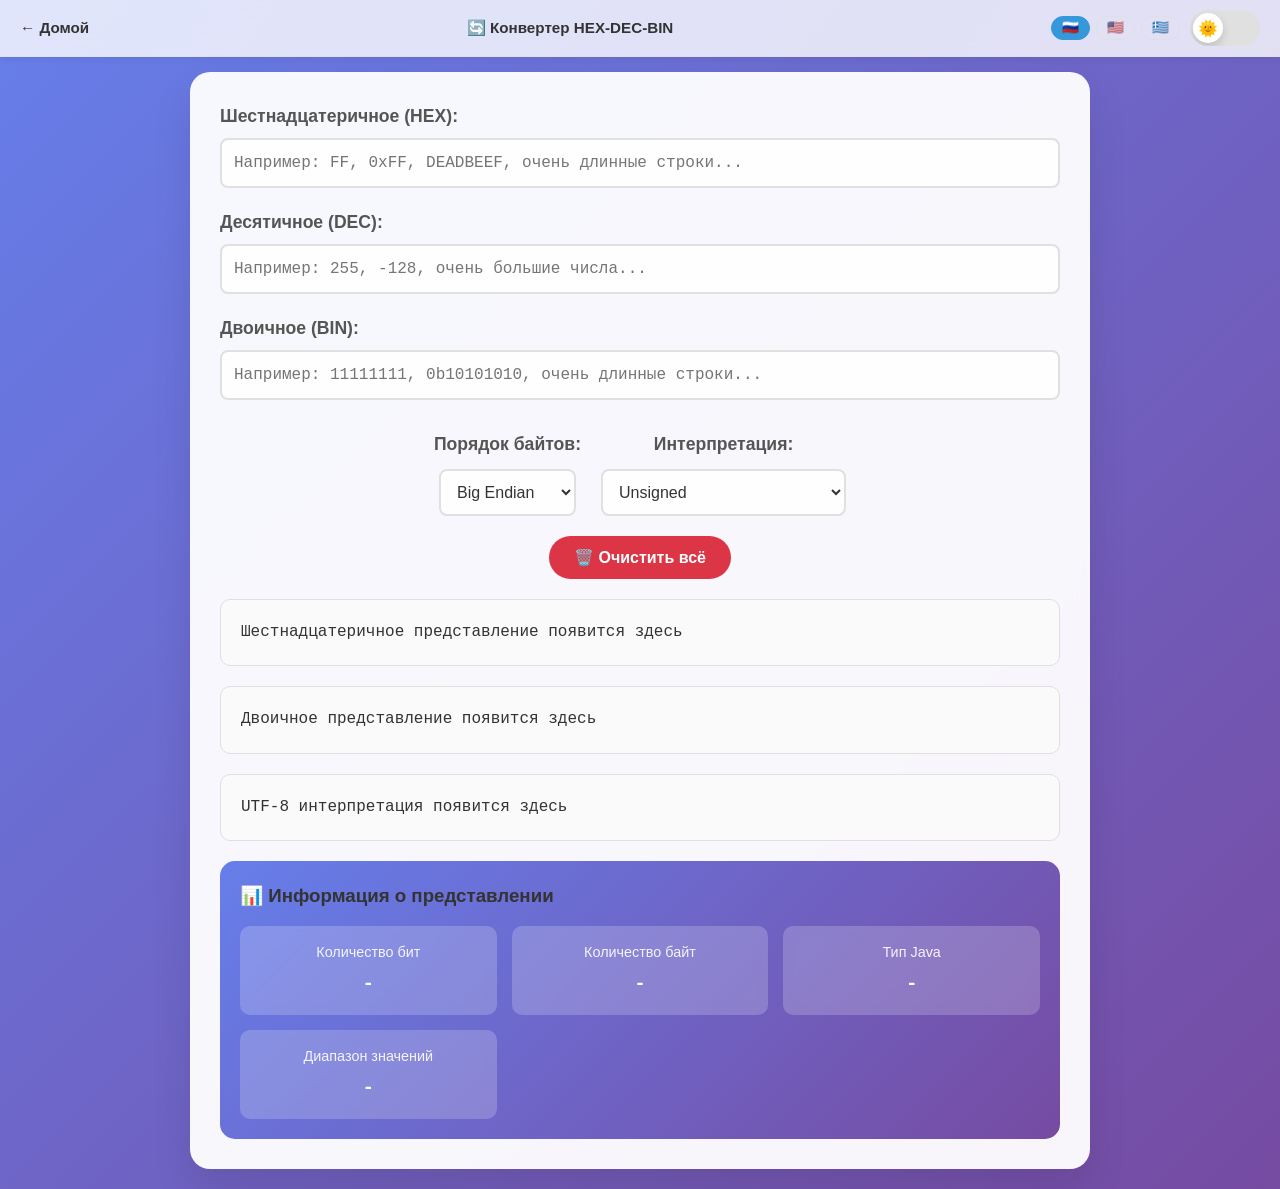
<file: app/tools/hex-dec-converter.html>
<!DOCTYPE html>
<html lang="ru">
<head>
    <meta charset="UTF-8">
    <meta name="viewport" content="width=device-width, initial-scale=1.0">
    <title>Конвертер HEX-DEC-BIN</title>
    <link rel="stylesheet" href="../css/common.css">
    <style>
        h1 {
            text-align: center;
            margin-bottom: 30px;
            font-size: 2.5em;
        }

        .converter-grid {
            display: grid;
            grid-template-columns: 1fr;
            gap: 20px;
            margin-bottom: 30px;
        }

        .input-group {
            display: flex;
            flex-direction: column;
            gap: 8px;
        }

        label {
            font-weight: 600;
            color: var(--text-secondary);
            font-size: 1.1em;
        }

        input {
            font-family: 'Courier New', monospace;
            word-break: break-all;
            min-height: 50px;
        }

        .options {
            display: flex;
            gap: 20px;
            align-items: center;
            justify-content: center;
            margin: 20px 0;
            flex-wrap: wrap;
        }

        .option-group {
            display: flex;
            flex-direction: column;
            align-items: center;
            gap: 10px;
        }

        select {
            background: var(--bg-container);
        }

        .display-panel {
            background: var(--bg-card);
            color: var(--text-primary);
            padding: 20px;
            border-radius: 10px;
            margin: 20px 0;
            font-family: 'Courier New', monospace;
            word-break: break-all;
            line-height: 1.6;
            max-height: 400px;
            overflow-y: auto;
            border: 1px solid var(--border-color);
        }

        .binary-grouped {
            display: flex;
            flex-wrap: wrap;
            gap: 10px;
            margin-top: 10px;
        }

        .binary-byte {
            background: rgba(102, 126, 234, 0.2);
            padding: 8px 10px;
            border-radius: 8px;
            border: 1px solid var(--accent);
            font-size: 0.9em;
            cursor: help;
            transition: all 0.3s ease;
            text-align: center;
            min-width: 80px;
        }

        .binary-byte:hover {
            background: rgba(102, 126, 234, 0.35);
            transform: translateY(-2px);
        }

        .info-panel {
            background: var(--gradient-primary);
            color: white;
            padding: 20px;
            border-radius: 15px;
            margin-top: 20px;
        }

        .info-grid {
            display: grid;
            grid-template-columns: repeat(auto-fit, minmax(200px, 1fr));
            gap: 15px;
            margin-top: 15px;
        }

        .info-item {
            background: rgba(255, 255, 255, 0.2);
            padding: 15px;
            border-radius: 10px;
            text-align: center;
            backdrop-filter: blur(5px);
        }

        .info-label {
            font-size: 0.9em;
            opacity: 0.9;
            margin-bottom: 5px;
        }

        .info-value {
            font-size: 1.2em;
            font-weight: bold;
            font-family: 'Courier New', monospace;
            word-break: break-word;
        }

        .clear-btn {
            background: var(--color-error);
            color: white;
            border: none;
            padding: 12px 25px;
            border-radius: 25px;
            cursor: pointer;
            font-size: 1em;
            font-weight: 600;
            transition: all 0.3s ease;
            margin: 20px auto;
            display: block;
        }

        .clear-btn:hover {
            transform: translateY(-3px);
            box-shadow: 0 10px 20px rgba(220, 53, 69, 0.4);
        }

        .utf8-panel {
            background: rgba(40, 167, 69, 0.15);
            border: 1px solid var(--color-success);
            padding: 15px;
            border-radius: 8px;
            margin: 10px 0;
        }

        .utf8-error {
            background: rgba(220, 53, 69, 0.15);
            border: 1px solid var(--color-error);
            padding: 15px;
            border-radius: 8px;
            margin: 10px 0;
        }

        .bigint-info {
            background: rgba(118, 75, 162, 0.15);
            border: 1px solid var(--color-secondary);
            padding: 10px;
            border-radius: 8px;
            margin: 10px 0;
            font-size: 0.9em;
        }

        @media (max-width: 768px) {
            h1 {
                font-size: 2em;
            }

            .options {
                flex-direction: column;
                gap: 15px;
            }
        }
    </style>
</head>
<body class="body--gradient">
<div class="container">
    <h1>🔄 Конвертер HEX-DEC-BIN</h1>

    <div class="converter-grid">
        <div class="input-group">
            <label for="hexInput">Шестнадцатеричное (HEX):</label>
            <input type="text" id="hexInput" placeholder="Например: FF, 0xFF, DEADBEEF, очень длинные строки...">
        </div>

        <div class="input-group">
            <label for="decInput">Десятичное (DEC):</label>
            <input type="text" id="decInput" placeholder="Например: 255, -128, очень большие числа...">
        </div>

        <div class="input-group">
            <label for="binInput">Двоичное (BIN):</label>
            <input type="text" id="binInput" placeholder="Например: 11111111, 0b10101010, очень длинные строки...">
        </div>
    </div>

    <div class="options">
        <div class="option-group">
            <label>Порядок байтов:</label>
            <select id="byteOrder">
                <option value="big">Big Endian</option>
                <option value="little">Little Endian</option>
            </select>
        </div>

        <div class="option-group">
            <label>Интерпретация:</label>
            <select id="interpretation">
                <option value="unsigned">Unsigned</option>
                <option value="signed">Signed (Two's complement)</option>
            </select>
        </div>
    </div>

    <button class="clear-btn" onclick="clearAll()">🗑️ Очистить всё</button>

    <div class="display-panel" id="hexDisplay">
        <div>Шестнадцатеричное представление появится здесь</div>
    </div>

    <div class="display-panel" id="binaryDisplay">
        <div>Двоичное представление появится здесь</div>
    </div>

    <div class="display-panel" id="utf8Display">
        <div>UTF-8 интерпретация появится здесь</div>
    </div>

    <div class="info-panel">
        <h3>📊 Информация о представлении</h3>
        <div class="info-grid">
            <div class="info-item">
                <div class="info-label">Количество бит</div>
                <div class="info-value" id="bitCount">-</div>
            </div>
            <div class="info-item">
                <div class="info-label">Количество байт</div>
                <div class="info-value" id="byteCount">-</div>
            </div>
            <div class="info-item">
                <div class="info-label">Тип Java</div>
                <div class="info-value" id="javaType">-</div>
            </div>
            <div class="info-item">
                <div class="info-label">Диапазон значений</div>
                <div class="info-value" id="valueRange">-</div>
            </div>
        </div>
    </div>
</div>

<script src="../js/theme.js"></script>
<script src="../js/toolbar.js"></script>
<script>
    let isUpdating = false;

    const hexInput = document.getElementById('hexInput');
    const decInput = document.getElementById('decInput');
    const binInput = document.getElementById('binInput');
    const byteOrder = document.getElementById('byteOrder');
    const interpretation = document.getElementById('interpretation');

    // Event listeners
    hexInput.addEventListener('input', () => convertFrom('hex'));
    decInput.addEventListener('input', () => convertFrom('dec'));
    binInput.addEventListener('input', () => convertFrom('bin'));

    byteOrder.addEventListener('change', () => {
        if (hexInput.value.trim()) {
            convertFrom('hex');
        } else if (binInput.value.trim()) {
            convertFrom('bin');
        } else {
            updateDisplay();
        }
    });

    interpretation.addEventListener('change', () => {
        if (hexInput.value.trim()) {
            convertFrom('hex');
        } else if (binInput.value.trim()) {
            convertFrom('bin');
        } else {
            updateDisplay();
        }
    });

    function convertFrom(source) {
        if (isUpdating) return;
        isUpdating = true;

        try {
            let value = null;

            if (source === 'hex' && hexInput.value.trim()) {
                const hex = hexInput.value.trim().replace(/^0x/i, '');
                if (/^[0-9a-f]+$/i.test(hex)) {
                    value = parseHexWithEndianness(hex);
                }
            } else if (source === 'dec' && decInput.value.trim()) {
                const dec = decInput.value.trim();
                if (/^-?\d+$/.test(dec)) {
                    value = BigInt(dec);
                }
            } else if (source === 'bin' && binInput.value.trim()) {
                const bin = binInput.value.trim().replace(/^0b/i, '');
                if (/^[01]+$/.test(bin)) {
                    value = parseBinWithEndianness(bin);
                }
            }

            if (value !== null) {
                updateAllFields(value, source);
                updateDisplay();
            } else {
                clearInfo();
            }
        } catch (e) {
            clearInfo();
        }

        isUpdating = false;
    }

    function parseHexWithEndianness(hex) {
        if (hex.length % 2 !== 0) {
            hex = '0' + hex;
        }

        if (byteOrder.value === 'little') {
            const bytes = [];
            for (let i = 0; i < hex.length; i += 2) {
                bytes.push(hex.substr(i, 2));
            }
            hex = bytes.reverse().join('');
        }

        let value = BigInt('0x' + hex);

        if (interpretation.value === 'signed') {
            const bitCount = hex.length * 4;
            const maxSigned = BigInt(2) ** BigInt(bitCount - 1);
            const maxUnsigned = BigInt(2) ** BigInt(bitCount);

            if (value >= maxSigned) {
                value = value - maxUnsigned;
            }
        }

        return value;
    }

    function parseBinWithEndianness(bin) {
        const paddedLength = Math.ceil(bin.length / 8) * 8;
        bin = bin.padStart(paddedLength, '0');

        if (byteOrder.value === 'little') {
            const bytes = [];
            for (let i = 0; i < bin.length; i += 8) {
                bytes.push(bin.substr(i, 8));
            }
            bin = bytes.reverse().join('');
        }

        let value = BigInt('0b' + bin);

        if (interpretation.value === 'signed') {
            const bitCount = BigInt(bin.length);
            const maxSigned = BigInt(2) ** (bitCount - BigInt(1));
            const maxUnsigned = BigInt(2) ** bitCount;

            if (value >= maxSigned) {
                value = value - maxUnsigned;
            }
        }

        return value;
    }

    function updateAllFields(value, source) {
        if (source !== 'hex') {
            hexInput.value = formatHexWithEndianness(value);
        }
        if (source !== 'dec') {
            decInput.value = value.toString();
        }
        if (source !== 'bin') {
            binInput.value = formatBinWithEndianness(value);
        }
    }

    function formatHexWithEndianness(value) {
        let originalHex = '';
        if (hexInput.value.trim()) {
            originalHex = hexInput.value.trim().replace(/^0x/i, '');
            if (originalHex.length % 2 !== 0) {
                originalHex = '0' + originalHex;
            }
        }

        let hex;
        if (value < 0n) {
            // Определяем минимальное количество бит для представления
            const minBits = originalHex.length > 0 ? originalHex.length * 4 : 32;
            const bitCount = Math.max(minBits, 32);
            const maxUnsigned = BigInt(2) ** BigInt(bitCount);
            hex = (value + maxUnsigned).toString(16);
        } else {
            hex = value.toString(16);
        }

        hex = hex.toUpperCase();

        const targetLength = originalHex.length > 0 ? originalHex.length :
            (hex.length % 2 !== 0 ? hex.length + 1 : hex.length);
        hex = hex.padStart(targetLength, '0');

        if (byteOrder.value === 'little') {
            const bytes = [];
            for (let i = 0; i < hex.length; i += 2) {
                bytes.push(hex.substr(i, 2));
            }
            hex = bytes.reverse().join('');
        }

        return hex;
    }

    function formatBinWithEndianness(value) {
        let bin;
        if (value < 0n) {
            const bitCount = Math.max(8, Math.ceil(Math.log2(Number(value < 0n ? -value : value)) / 8) * 8);
            const maxUnsigned = BigInt(2) ** BigInt(bitCount);
            bin = (value + maxUnsigned).toString(2);
        } else {
            bin = value.toString(2);
        }

        const paddedLength = Math.ceil(bin.length / 8) * 8;
        bin = bin.padStart(paddedLength, '0');

        if (byteOrder.value === 'little') {
            const bytes = [];
            for (let i = 0; i < bin.length; i += 8) {
                bytes.push(bin.substr(i, 8));
            }
            bin = bytes.reverse().join('');
        }

        return bin;
    }

    function getCurrentValue() {
        if (decInput.value.trim()) {
            const dec = decInput.value.trim();
            if (/^-?\d+$/.test(dec)) {
                return BigInt(dec);
            }
        }
        return null;
    }

    function updateDisplay() {
        const value = getCurrentValue();
        if (value === null) return;

        updateHexDisplay();
        updateBinaryDisplay();
        updateUtf8Display();
        updateInfo(value);
    }

    function updateHexDisplay() {
        let hex = hexInput.value.trim().replace(/^0x/i, '');

        if (!hex) {
            document.getElementById('hexDisplay').innerHTML = '<div>Шестнадцатеричное представление появится здесь</div>';
            return;
        }

        if (hex.length % 2 !== 0) {
            hex = '0' + hex;
        }

        const bytes = [];
        for (let i = 0; i < hex.length; i += 2) {
            bytes.push(hex.substr(i, 2));
        }

        let displayBytes = [...bytes];
        if (byteOrder.value === 'little') {
            displayBytes.reverse();
        }

        const isBigNumber = hex.length > 16; // Больше 8 байт считаем большим числом

        document.getElementById('hexDisplay').innerHTML = `
            <div style="margin-bottom: 10px;">
                <strong>Шестнадцатеричное представление (${byteOrder.value === 'big' ? 'Big' : 'Little'} Endian):</strong>
                ${isBigNumber ? '<div class="bigint-info">⚡ Использование BigInt для больших чисел</div>' : ''}
            </div>
            <div class="binary-grouped">
                ${displayBytes.map((byte, index) => {
            const position = byteOrder.value === 'big' ? index : displayBytes.length - 1 - index;
            const decimal = parseInt(byte, 16);
            return `<span class="binary-byte" title="Байт ${position}: ${decimal} dec">${byte}</span>`;
        }).join('')}
            </div>
            <div style="margin-top: 15px; font-size: 0.9em; opacity: 0.8;">
                Порядок байтов: ${displayBytes.join(' ')}<br>
                ${byteOrder.value === 'big' ? 'Старший байт слева' : 'Младший байт слева'}<br>
                Общая длина: ${hex.length / 2} байт (${hex.length * 4} бит)
            </div>
        `;
    }

    function updateBinaryDisplay() {
        let binary = binInput.value.trim().replace(/^0b/i, '');

        if (!binary) {
            document.getElementById('binaryDisplay').innerHTML = '<div>Двоичное представление появится здесь</div>';
            return;
        }

        const paddedLength = Math.max(8, Math.ceil(binary.length / 8) * 8);
        binary = binary.padStart(paddedLength, '0');

        const bytes = [];
        for (let i = 0; i < binary.length; i += 8) {
            bytes.push(binary.substr(i, 8));
        }

        let displayBytes = [...bytes];
        if (byteOrder.value === 'little') {
            displayBytes.reverse();
        }

        const isBigNumber = binary.length > 64; // Больше 8 байт

        document.getElementById('binaryDisplay').innerHTML = `
            <div style="margin-bottom: 10px;">
                <strong>Двоичное представление (${byteOrder.value === 'big' ? 'Big' : 'Little'} Endian):</strong>
                ${isBigNumber ? '<div class="bigint-info">⚡ Использование BigInt для больших чисел</div>' : ''}
            </div>
            <div class="binary-grouped">
                ${displayBytes.map((byte, index) => {
            const position = byteOrder.value === 'big' ? index : displayBytes.length - 1 - index;
            return `<span class="binary-byte" title="Байт ${position}">${byte}</span>`;
        }).join('')}
            </div>
            <div style="margin-top: 15px; font-size: 0.9em; opacity: 0.8;">
                Порядок байтов: ${displayBytes.join(' ')}<br>
                ${byteOrder.value === 'big' ? 'Старший байт слева' : 'Младший байт слева'}<br>
                Общая длина: ${bytes.length} байт (${binary.length} бит)
            </div>
        `;
    }

    function updateUtf8Display() {
        const hex = hexInput.value.trim().replace(/^0x/i, '');

        if (!hex) {
            document.getElementById('utf8Display').innerHTML = '<div>UTF-8 интерпретация появится здесь</div>';
            return;
        }

        try {
            let paddedHex = hex.length % 2 !== 0 ? '0' + hex : hex;

            const bytes = [];
            for (let i = 0; i < paddedHex.length; i += 2) {
                bytes.push(parseInt(paddedHex.substr(i, 2), 16));
            }

            let utf8String = '';
            let validUtf8 = true;
            let byteInfo = [];

            try {
                const uint8Array = new Uint8Array(bytes);
                utf8String = new TextDecoder('utf-8', { fatal: true }).decode(uint8Array);

                for (let i = 0; i < bytes.length; i++) {
                    const byte = bytes[i];
                    const isPrintable = byte >= 32 && byte <= 126;
                    byteInfo.push({
                        hex: byte.toString(16).toUpperCase().padStart(2, '0'),
                        dec: byte,
                        char: isPrintable ? String.fromCharCode(byte) : '•'
                    });
                }
            } catch (e) {
                validUtf8 = false;

                for (let i = 0; i < bytes.length; i++) {
                    const byte = bytes[i];
                    const isPrintable = byte >= 32 && byte <= 126;
                    byteInfo.push({
                        hex: byte.toString(16).toUpperCase().padStart(2, '0'),
                        dec: byte,
                        char: isPrintable ? String.fromCharCode(byte) : '•'
                    });
                }
            }

            const isBigData = bytes.length > 32; // Больше 32 байт считаем большими данными

            document.getElementById('utf8Display').innerHTML = `
                <div style="margin-bottom: 10px;">
                    <strong>UTF-8 интерпретация:</strong>
                    ${isBigData ? '<div class="bigint-info">📚 Большой объем данных - показаны первые и последние байты</div>' : ''}
                </div>
                ${validUtf8 ? `
                    <div class="utf8-panel">
                        <div style="font-size: 1.2em; font-weight: bold; margin-bottom: 10px; font-family: 'Segoe UI', sans-serif;">
                            "${utf8String.length > 100 ? utf8String.substring(0, 100) + '...' : utf8String}"
                        </div>
                        <div style="font-size: 0.9em; opacity: 0.8;">
                            Валидная UTF-8 строка (${utf8String.length} символов)
                        </div>
                    </div>
                ` : `
                    <div class="utf8-error">
                        <div style="font-size: 1em; font-weight: bold; margin-bottom: 5px;">
                            Невалидная UTF-8 последовательность
                        </div>
                        <div style="font-size: 0.9em; opacity: 0.8;">
                            Показаны отдельные байты как ASCII
                        </div>
                    </div>
                `}
                <div class="binary-grouped">
                    ${(isBigData ? byteInfo.slice(0, 16).concat([{hex: '...', dec: '...', char: '...'}], byteInfo.slice(-8)) : byteInfo).map(info => `
                        <span class="binary-byte" title="HEX: ${info.hex}, DEC: ${info.dec}, ASCII: ${info.char}">
                            ${info.hex}<br>
                            <span style="font-size: 0.8em; opacity: 0.7;">'${info.char}'</span>
                        </span>
                    `).join('')}
                </div>
                <div style="margin-top: 15px; font-size: 0.9em; opacity: 0.8;">
                    Каждый блок: HEX байт / ASCII символ<br>
                    • = непечатаемый символ
                    ${isBigData ? '<br>... = пропущенные байты для экономии места' : ''}
                </div>
            `;
        } catch (e) {
            document.getElementById('utf8Display').innerHTML = `
                <div class="utf8-error">
                    <strong>Ошибка при декодировании:</strong> ${e.message}
                </div>
            `;
        }
    }

    function updateInfo(value) {
        const isSigned = interpretation.value === 'signed';
        let binary;

        if (isSigned && value < 0n) {
            // Для отрицательных чисел нужно вычислить дополнение до двух
            const bitLength = hexInput.value.trim() ? (hexInput.value.trim().replace(/^0x/i, '').length * 4) : 
                              binInput.value.trim() ? binInput.value.trim().replace(/^0b/i, '').length : 32;
            const maxUnsigned = BigInt(2) ** BigInt(bitLength);
            binary = (value + maxUnsigned).toString(2);
        } else {
            binary = value < 0n ? (-value).toString(2) : value.toString(2);
        }

        const bitCount = Math.max(8, Math.ceil(binary.length / 8) * 8);
        const byteCount = bitCount / 8;

        document.getElementById('bitCount').textContent = bitCount.toString();
        document.getElementById('byteCount').textContent = byteCount.toString();

        // Определение Java типа с поддержкой BigInteger
        let javaType = 'BigInteger';
        let range = 'Неограниченный (любые числа)';

        // Проверяем, помещается ли в стандартные типы Java
        if (byteCount <= 8) {
            if (isSigned) {
                if (value >= -128n && value <= 127n && bitCount <= 8) {
                    javaType = 'byte';
                    range = '-128 .. 127';
                } else if (value >= -32768n && value <= 32767n && bitCount <= 16) {
                    javaType = 'short';
                    range = '-32,768 .. 32,767';
                } else if (value >= -2147483648n && value <= 2147483647n && bitCount <= 32) {
                    javaType = 'int';
                    range = '-2,147,483,648 .. 2,147,483,647';
                } else if (value >= -9223372036854775808n && value <= 9223372036854775807n && bitCount <= 64) {
                    javaType = 'long';
                    range = '-9,223,372,036,854,775,808 .. 9,223,372,036,854,775,807';
                }
            } else {
                if (value <= 255n && bitCount <= 8) {
                    javaType = 'byte (unsigned)';
                    range = '0 .. 255';
                } else if (value <= 65535n && bitCount <= 16) {
                    javaType = 'short (unsigned)';
                    range = '0 .. 65,535';
                } else if (value <= 4294967295n && bitCount <= 32) {
                    javaType = 'int (unsigned)';
                    range = '0 .. 4,294,967,295';
                } else if (value <= 18446744073709551615n && bitCount <= 64) {
                    javaType = 'long (unsigned)';
                    range = '0 .. 18,446,744,073,709,551,615';
                }
            }
        }

        document.getElementById('javaType').textContent = javaType;
        document.getElementById('valueRange').textContent = range;
    }

    function clearInfo() {
        document.getElementById('bitCount').textContent = '-';
        document.getElementById('byteCount').textContent = '-';
        document.getElementById('javaType').textContent = '-';
        document.getElementById('valueRange').textContent = '-';
        document.getElementById('hexDisplay').innerHTML = '<div>Шестнадцатеричное представление появится здесь</div>';
        document.getElementById('binaryDisplay').innerHTML = '<div>Двоичное представление появится здесь</div>';
        document.getElementById('utf8Display').innerHTML = '<div>UTF-8 интерпретация появится здесь</div>';
    }

    function clearAll() {
        hexInput.value = '';
        decInput.value = '';
        binInput.value = '';
        clearInfo();
    }
</script>
</body>
</html>
</file>
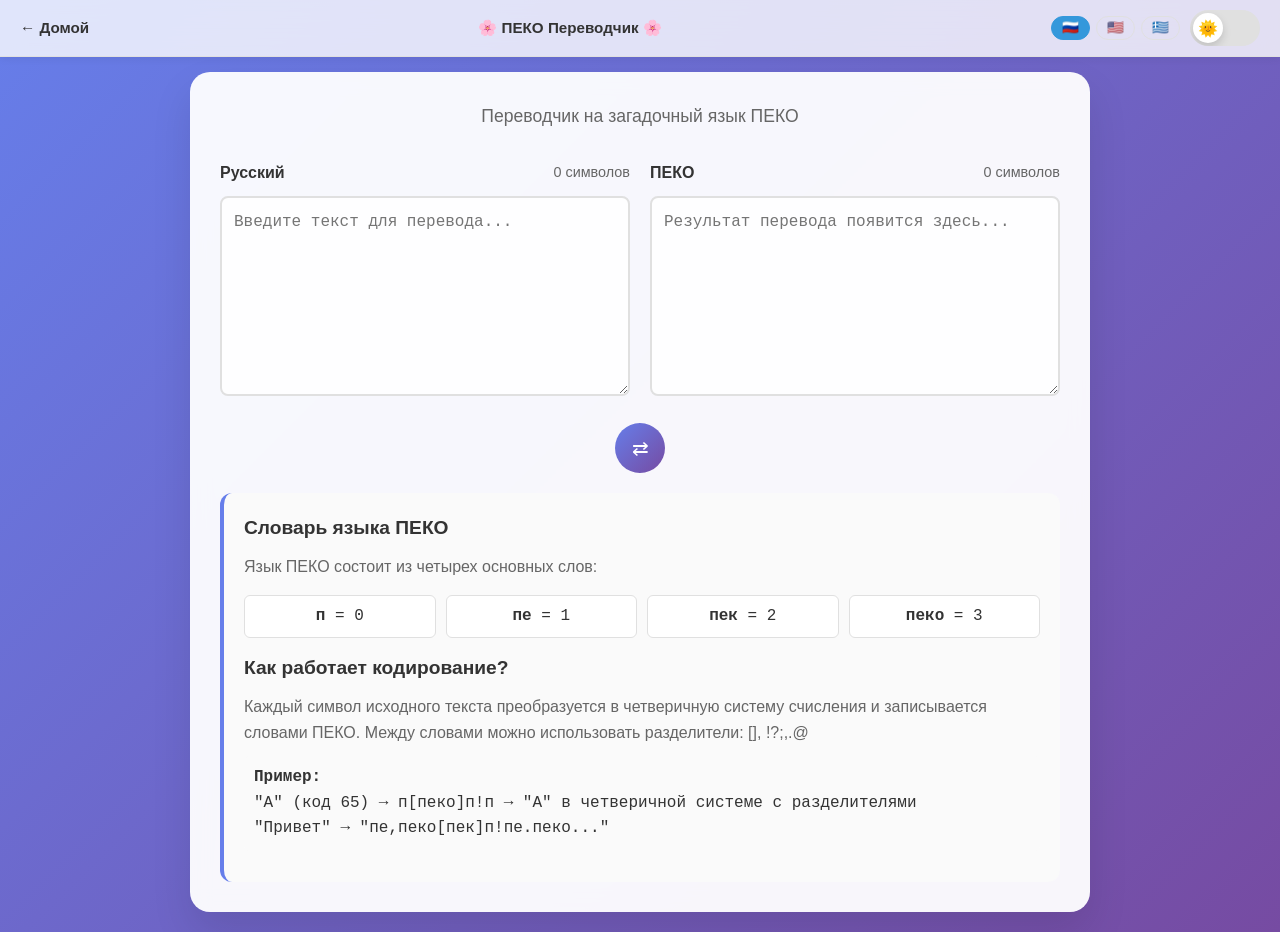
<file: app/tools/peko.html>
<!DOCTYPE html>
<html lang="ru">
<head>
    <meta charset="UTF-8">
    <meta name="viewport" content="width=device-width, initial-scale=1.0">
    <title>ПЕКО Переводчик</title>
    <link rel="stylesheet" href="../css/common.css">
    <style>
        .header {
            text-align: center;
            margin-bottom: 30px;
        }

        .header h1 {
            color: var(--text-primary);
            font-size: 2.5rem;
            margin-bottom: 10px;
            font-weight: 700;
        }

        .header p {
            color: var(--text-muted);
            font-size: 1.1rem;
        }

        .translator-wrapper {
            display: flex;
            gap: 20px;
            align-items: flex-start;
            flex-wrap: wrap;
        }

        .text-area-container {
            flex: 1;
            min-width: 300px;
        }

        .language-label {
            display: flex;
            align-items: center;
            justify-content: space-between;
            margin-bottom: 10px;
            font-weight: 600;
            color: var(--text-primary);
        }

        .char-count {
            font-size: 0.9rem;
            color: var(--text-muted);
            font-weight: normal;
        }

        textarea {
            width: 100%;
            height: 200px;
            resize: vertical;
            line-height: 1.5;
            font-family: 'Consolas', 'Monaco', monospace;
        }

        .swap-container {
            display: flex;
            align-items: center;
            justify-content: center;
            margin: 20px 0;
        }

        .swap-btn {
            background: var(--gradient-primary);
            color: white;
            border: none;
            width: 50px;
            height: 50px;
            border-radius: 50%;
            cursor: pointer;
            font-size: 20px;
            transition: all 0.3s ease;
            display: flex;
            align-items: center;
            justify-content: center;
        }

        .swap-btn:hover {
            transform: rotate(180deg) scale(1.1);
            box-shadow: 0 5px 15px rgba(102, 126, 234, 0.4);
        }

        .info-panel {
            background: var(--bg-card);
            border-radius: 12px;
            padding: 20px;
            margin-top: 20px;
            border-left: 4px solid var(--color-primary);
        }

        .info-panel h3 {
            color: var(--text-primary);
            margin-bottom: 10px;
            font-size: 1.2rem;
        }

        .info-panel p {
            color: var(--text-muted);
            line-height: 1.6;
            margin-bottom: 10px;
        }

        .example {
            background: var(--bg-card);
            padding: 10px;
            border-radius: 8px;
            font-family: 'Consolas', 'Monaco', monospace;
            margin: 10px 0;
        }

        .vocab-list {
            display: grid;
            grid-template-columns: repeat(auto-fit, minmax(120px, 1fr));
            gap: 10px;
            margin: 15px 0;
        }

        .vocab-item {
            background: var(--bg-container);
            padding: 8px;
            border-radius: 6px;
            text-align: center;
            font-family: 'Consolas', 'Monaco', monospace;
            border: 1px solid var(--border-color);
        }

        @media (max-width: 768px) {
            .translator-wrapper {
                flex-direction: column;
            }
            
            .header h1 {
                font-size: 2rem;
            }
            
            .container {
                padding: 20px;
            }
        }
    </style>
</head>
<body class="body--gradient">
    <div class="container">
        <div class="header">
            <h1>🌸 ПЕКО Переводчик 🌸</h1>
            <p>Переводчик на загадочный язык ПЕКО</p>
        </div>

        <div class="translator-wrapper">
            <div class="text-area-container">
                <div class="language-label">
                    <span id="leftLabel">Русский</span>
                    <span class="char-count" id="leftCount">0 символов</span>
                </div>
                <textarea id="leftText" placeholder="Введите текст для перевода..."></textarea>
            </div>

            <div class="text-area-container">
                <div class="language-label">
                    <span id="rightLabel">ПЕКО</span>
                    <span class="char-count" id="rightCount">0 символов</span>
                </div>
                <textarea id="rightText" placeholder="Результат перевода появится здесь..." readonly></textarea>
            </div>
        </div>

        <div class="swap-container">
            <button class="swap-btn" id="swapBtn" title="Поменять направление перевода">⇄</button>
        </div>

        <div class="info-panel">
            <h3>Словарь языка ПЕКО</h3>
            <p>Язык ПЕКО состоит из четырех основных слов:</p>
            <div class="vocab-list">
                <div class="vocab-item"><strong>п</strong> = 0</div>
                <div class="vocab-item"><strong>пе</strong> = 1</div>
                <div class="vocab-item"><strong>пек</strong> = 2</div>
                <div class="vocab-item"><strong>пеко</strong> = 3</div>
            </div>
            
            <h3>Как работает кодирование?</h3>
            <p>Каждый символ исходного текста преобразуется в четверичную систему счисления и записывается словами ПЕКО. Между словами можно использовать разделители: [], !?;,.@</p>
            
            <div class="example">
                <strong>Пример:</strong><br>
                "А" (код 65) → п[пеко]п!п → "А" в четверичной системе с разделителями<br>
                "Привет" → "пе,пеко[пек]п!пе.пеко..."
            </div>
        </div>
    </div>

    <script src="../js/theme.js"></script>
    <script src="../js/toolbar.js"></script>
    <script>
        class PekoTranslator {
            constructor() {
                this.pekoWords = ['п', 'пе', 'пек', 'пеко'];
                this.separators = ['[', ']', '!', '?', ';', ',', '.', '@'];
                this.isReversed = false;
                
                this.leftText = document.getElementById('leftText');
                this.rightText = document.getElementById('rightText');
                this.leftLabel = document.getElementById('leftLabel');
                this.rightLabel = document.getElementById('rightLabel');
                this.leftCount = document.getElementById('leftCount');
                this.rightCount = document.getElementById('rightCount');
                this.swapBtn = document.getElementById('swapBtn');
                
                this.initEventListeners();
            }
            
            initEventListeners() {
                this.leftText.addEventListener('input', () => this.translate());
                this.swapBtn.addEventListener('click', () => this.swapLanguages());
                
                this.leftText.addEventListener('input', () => this.updateCharCount());
                this.rightText.addEventListener('input', () => this.updateCharCount());
            }
            
            // Конвертирует число в четверичную систему, используя слова ПЕКО
            numberToPeko(num) {
                if (num === 0) return 'п';
                
                let result = [];
                let temp = num;
                
                while (temp > 0) {
                    result.unshift(this.pekoWords[temp % 4]);
                    temp = Math.floor(temp / 4);
                }
                
                return result.join(this.getRandomSeparator());
            }
            
            // Случайный разделитель для красоты
            getRandomSeparator() {
                return this.separators[Math.floor(Math.random() * this.separators.length)];
            }
            
            // Конвертирует слова ПЕКО обратно в число
            pekoToNumber(pekoText) {
                // Извлекаем только слова ПЕКО, игнорируя разделители
                const matches = pekoText.match(/пеко|пек|пе|п/g);
                if (!matches) return 0;
                
                let result = 0;
                for (let i = 0; i < matches.length; i++) {
                    const word = matches[i];
                    const value = this.pekoWords.indexOf(word);
                    result = result * 4 + value;
                }
                
                return result;
            }
            
            // Переводит текст в ПЕКО
            toPeko(text) {
                if (!text) return '';
                
                return text.split('').map(char => {
                    const charCode = char.charCodeAt(0);
                    return this.numberToPeko(charCode);
                }).join(' ');
            }
            
            // Переводит ПЕКО обратно в текст
            fromPeko(pekoText) {
                if (!pekoText.trim()) return '';
                
                try {
                    // Разбиваем текст на группы (каждая группа = один символ)
                    const groups = pekoText.split(/\s+/);
                    
                    return groups.map(group => {
                        if (!group.trim()) return '';
                        const charCode = this.pekoToNumber(group);
                        return charCode > 0 ? String.fromCharCode(charCode) : '';
                    }).join('');
                } catch (error) {
                    return 'Ошибка декодирования';
                }
            }
            
            translate() {
                const inputText = this.leftText.value;
                
                if (!inputText.trim()) {
                    this.rightText.value = '';
                    return;
                }
                
                try {
                    if (this.isReversed) {
                        // С ПЕКО на русский
                        this.rightText.value = this.fromPeko(inputText);
                    } else {
                        // С русского на ПЕКО
                        this.rightText.value = this.toPeko(inputText);
                    }
                } catch (error) {
                    this.rightText.value = 'Ошибка перевода';
                }
            }
            
            swapLanguages() {
                this.isReversed = !this.isReversed;
                
                if (this.isReversed) {
                    this.leftLabel.textContent = 'ПЕКО';
                    this.rightLabel.textContent = 'Русский';
                    this.leftText.placeholder = 'Введите текст на языке ПЕКО...';
                    this.rightText.placeholder = 'Результат перевода на русский...';
                } else {
                    this.leftLabel.textContent = 'Русский';
                    this.rightLabel.textContent = 'ПЕКО';
                    this.leftText.placeholder = 'Введите текст для перевода...';
                    this.rightText.placeholder = 'Результат перевода на ПЕКО...';
                }
                
                // Обмениваем содержимое полей
                const temp = this.leftText.value;
                this.leftText.value = this.rightText.value;
                this.rightText.value = temp;
                
                this.translate();
                this.updateCharCount();
            }
            
            updateCharCount() {
                this.leftCount.textContent = `${this.leftText.value.length} символов`;
                this.rightCount.textContent = `${this.rightText.value.length} символов`;
            }
        }
        
        document.addEventListener('DOMContentLoaded', () => {
            new PekoTranslator();
        });
    </script>
</body>
</html>
</file>
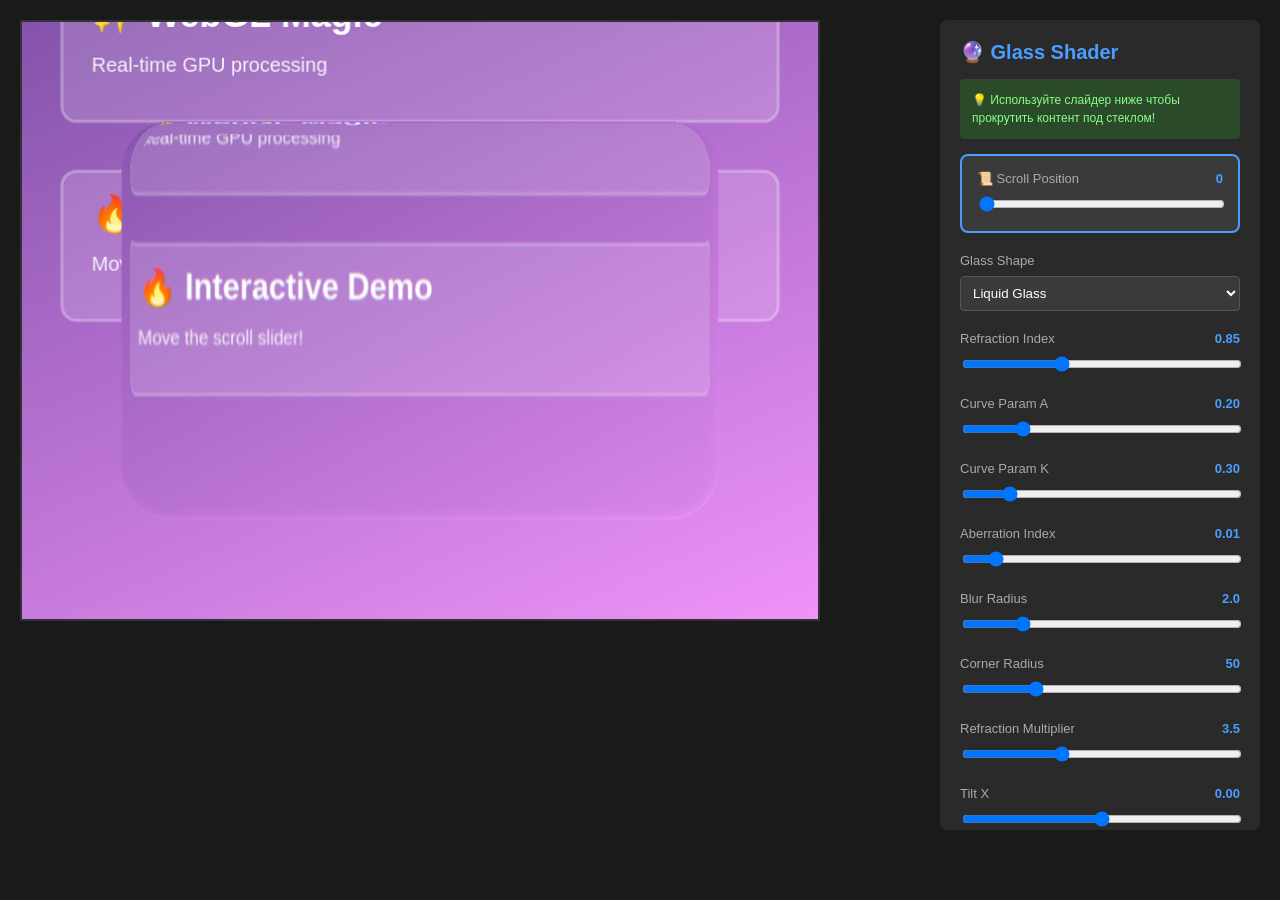
<file: app/tools/webgl.html>
<!DOCTYPE html>
<html lang="en">
<head>
    <meta charset="UTF-8">
    <meta name="viewport" content="width=device-width, initial-scale=1.0">
    <title>Glass Shader Demo</title>
    <style>
        * {
            box-sizing: border-box;
        }
        body {
            margin: 0;
            padding: 20px;
            font-family: Arial, sans-serif;
            background: #1a1a1a;
            color: #fff;
            overflow-x: hidden;
        }
        #container {
            display: flex;
            gap: 20px;
            max-width: 1400px;
            margin: 0 auto;
        }
        #canvasContainer {
            flex: 1;
            position: relative;
            min-width: 0;
        }
        #glCanvas {
            display: block;
            width: 100%;
            height: auto;
            border: 2px solid #333;
            max-width: 800px;
        }
        #contentCanvas {
            display: none;
        }
        #controls {
            width: 320px;
            flex-shrink: 0;
            background: #2a2a2a;
            padding: 20px;
            border-radius: 8px;
            max-height: 90vh;
            overflow-y: auto;
        }
        .control-group {
            margin-bottom: 20px;
        }
        label {
            display: block;
            margin-bottom: 8px;
            font-size: 13px;
            color: #aaa;
        }
        input[type="range"] {
            width: 100%;
            cursor: pointer;
        }
        select {
            width: 100%;
            padding: 8px;
            background: #3a3a3a;
            color: #fff;
            border: 1px solid #555;
            border-radius: 4px;
            cursor: pointer;
        }
        .value {
            float: right;
            color: #4a9eff;
            font-weight: bold;
        }
        h3 {
            margin-top: 0;
            margin-bottom: 15px;
            color: #4a9eff;
            font-size: 20px;
        }
        .scroll-control {
            background: #3a3a3a;
            padding: 15px;
            border-radius: 8px;
            margin-bottom: 20px;
            border: 2px solid #4a9eff;
        }
        .info {
            background: #2a4a2a;
            padding: 12px;
            border-radius: 4px;
            font-size: 12px;
            color: #8f8;
            margin-bottom: 15px;
            line-height: 1.5;
        }

        @media (max-width: 1200px) {
            #container {
                flex-direction: column;
            }
            #controls {
                width: 100%;
                max-height: none;
            }
        }
    </style>
</head>
<body>
<div id="container">
    <div id="canvasContainer">
        <canvas id="glCanvas" width="800" height="600"></canvas>
        <canvas id="contentCanvas" width="800" height="1800"></canvas>
    </div>
    <div id="controls">
        <h3>🔮 Glass Shader</h3>

        <div class="info">
            💡 Используйте слайдер ниже чтобы прокрутить контент под стеклом!
        </div>

        <div class="scroll-control">
            <label>📜 Scroll Position <span class="value" id="scrollValue">0</span></label>
            <input type="range" id="scrollPosition" min="0" max="1200" step="5" value="0">
        </div>

        <div class="control-group">
            <label>Glass Shape</label>
            <select id="glassShape">
                <option value="0">Sin Curved Glass</option>
                <option value="1">Fluted Glass</option>
                <option value="2">Flat Glass</option>
                <option value="3" selected>Liquid Glass</option>
            </select>
        </div>

        <div class="control-group">
            <label>Refraction Index <span class="value" id="refractionValue">0.85</span></label>
            <input type="range" id="refractionIndex" min="0.5" max="1.5" step="0.01" value="0.85">
        </div>

        <div class="control-group">
            <label>Curve Param A <span class="value" id="curveAValue">0.20</span></label>
            <input type="range" id="curveParamA" min="0" max="1" step="0.01" value="0.2">
        </div>

        <div class="control-group">
            <label>Curve Param K <span class="value" id="curveKValue">0.30</span></label>
            <input type="range" id="curveParamK" min="0" max="2" step="0.01" value="0.3">
        </div>

        <div class="control-group">
            <label>Aberration Index <span class="value" id="aberrationValue">0.01</span></label>
            <input type="range" id="aberrationIndex" min="0" max="0.1" step="0.001" value="0.01">
        </div>

        <div class="control-group">
            <label>Blur Radius <span class="value" id="blurValue">2.0</span></label>
            <input type="range" id="blurRadius" min="0" max="10" step="0.1" value="2">
        </div>

        <div class="control-group">
            <label>Corner Radius <span class="value" id="cornerValue">50</span></label>
            <input type="range" id="cornerRadius" min="0" max="200" step="1" value="50">
        </div>

        <div class="control-group">
            <label>Refraction Multiplier <span class="value" id="refractMultValue">3.5</span></label>
            <input type="range" id="refractionMultiplier" min="0" max="10" step="0.1" value="3.5">
        </div>

        <div class="control-group">
            <label>Tilt X <span class="value" id="tiltXValue">0.00</span></label>
            <input type="range" id="tiltX" min="-0.5" max="0.5" step="0.01" value="0">
        </div>

        <div class="control-group">
            <label>Tilt Y <span class="value" id="tiltYValue">0.00</span></label>
            <input type="range" id="tiltY" min="-0.5" max="0.5" step="0.01" value="0">
        </div>

        <div class="control-group">
            <label>Panel Width <span class="value" id="widthValue">600</span></label>
            <input type="range" id="panelWidth" min="100" max="800" step="10" value="600">
        </div>

        <div class="control-group">
            <label>Panel Height <span class="value" id="heightValue">400</span></label>
            <input type="range" id="panelHeight" min="100" max="600" step="10" value="400">
        </div>
    </div>
</div>

<script>
    const canvas = document.getElementById('glCanvas');
    const contentCanvas = document.getElementById('contentCanvas');
    const contentCtx = contentCanvas.getContext('2d');
    const gl = canvas.getContext('webgl') || canvas.getContext('experimental-webgl');

    if (!gl) {
        alert('WebGL not supported!');
    }

    // Render content to canvas with scroll offset
    function renderContentToCanvas(scrollY = 0) {
        // Clear canvas
        contentCtx.clearRect(0, 0, contentCanvas.width, contentCanvas.height);

        // Create gradient background
        const gradient = contentCtx.createLinearGradient(0, 0, contentCanvas.width, contentCanvas.height);
        gradient.addColorStop(0, '#667eea');
        gradient.addColorStop(0.5, '#764ba2');
        gradient.addColorStop(1, '#f093fb');
        contentCtx.fillStyle = gradient;
        contentCtx.fillRect(0, 0, contentCanvas.width, contentCanvas.height);

        // Content blocks data
        const blocks = [
            { y: 40, title: '🌟 Glass Effect Demo', text: 'Scroll to see content beneath the glass', hasBoxes: false },
            { y: 250, title: '🎨 Color Blocks', text: '', hasBoxes: true },
            { y: 550, title: '📐 Physics Simulation', text: 'Surface normals and Snell\'s law', hasBoxes: false },
            { y: 750, title: '🌈 Chromatic Aberration', text: 'Rainbow edges on real glass', hasBoxes: false },
            { y: 950, title: '💎 Liquid Glass Mode', text: 'Beveled edges with half-circle profile', hasBoxes: false },
            { y: 1150, title: '✨ WebGL Magic', text: 'Real-time GPU processing', hasBoxes: false },
            { y: 1350, title: '🔥 Interactive Demo', text: 'Move the scroll slider!', hasBoxes: false }
        ];

        // Render each block with scroll offset (inverted because texture is flipped)
        blocks.forEach(block => {
            const yPos = block.y + scrollY;

            // Only render if visible
            if (yPos > -300 && yPos < contentCanvas.height + 100) {
                // Draw block background
                contentCtx.fillStyle = 'rgba(255, 255, 255, 0.15)';
                contentCtx.strokeStyle = 'rgba(255, 255, 255, 0.3)';
                contentCtx.lineWidth = 3;

                const blockHeight = block.hasBoxes ? 280 : 150;
                const blockX = 40;
                const blockWidth = 720;

                // Rounded rectangle for block
                contentCtx.beginPath();
                contentCtx.roundRect(blockX, yPos, blockWidth, blockHeight, 15);
                contentCtx.fill();
                contentCtx.stroke();

                // Draw title
                contentCtx.fillStyle = '#ffffff';
                contentCtx.font = 'bold 36px Arial';
                contentCtx.fillText(block.title, blockX + 30, yPos + 55);

                // Draw content
                if (block.hasBoxes) {
                    // Draw color boxes
                    const colors = [
                        ['#ff6b6b', '#ee5a6f'],
                        ['#4ecdc4', '#44a08d'],
                        ['#ffe66d', '#ffb347'],
                        ['#a8edea', '#fed6e3']
                    ];

                    colors.forEach((color, i) => {
                        const grad = contentCtx.createLinearGradient(0, 0, 150, 150);
                        grad.addColorStop(0, color[0]);
                        grad.addColorStop(1, color[1]);
                        contentCtx.fillStyle = grad;

                        const boxX = blockX + 40 + i * 165;
                        const boxY = yPos + 100;

                        contentCtx.beginPath();
                        contentCtx.roundRect(boxX, boxY, 140, 140, 20);
                        contentCtx.fill();
                    });
                } else if (block.text) {
                    // Draw text
                    contentCtx.fillStyle = 'rgba(255, 255, 255, 0.9)';
                    contentCtx.font = '20px Arial';
                    contentCtx.fillText(block.text, blockX + 30, yPos + 100);
                }
            }
        });

        // Update WebGL texture
        updateTexture();
    }

    // Vertex shader
    const vertexShaderSource = `
            attribute vec2 a_position;
            void main() {
                gl_Position = vec4(a_position, 0.0, 1.0);
            }
        `;

    // Fragment shader
    const fragmentShaderSource = `
            precision highp float;

            uniform sampler2D u_content;
            uniform float u_refractionIndex;
            uniform vec2 u_resolution;
            uniform float u_panelHeight;
            uniform float u_panelWidth;
            uniform float u_panelX;
            uniform float u_panelY;
            uniform int u_glassShape;
            uniform float u_curveParamA;
            uniform float u_curveParamK;
            uniform float u_aberrationIndex;
            uniform float u_blurRadius;
            uniform vec2 u_tilt;
            uniform float u_cornerRadius;
            uniform float u_refractionMultiplier;

            float curveSin(vec2 fCoord, float A, float k) {
                return A * sin(k * fCoord.x);
            }

            float flutedGlass(vec2 fCoord, float A, float k) {
                return pow(mod(fCoord.x * k - 2.0, 4.0) - 2.0, 2.0) * A * k - A * k * 2.0;
            }

            float sdRoundedRect(vec2 p, vec2 halfSize, float r) {
                vec2 q = abs(p) - (halfSize - vec2(r, r));
                return min(max(q.x, q.y), 0.0) + length(max(q, 0.0)) - r;
            }

            float bevelProfileHalfCircle(float u) {
                u = clamp(u, 0.0, 1.0);
                return sqrt(1.0 - (1.0 - u) * (1.0 - u));
            }

            float liquidGlassInternal(vec2 fCoord, float R, float Rz, float maxElevation) {
                vec2 halfSize = 0.5 * vec2(u_panelWidth, u_panelHeight);
                vec2 center = vec2(u_panelX, u_panelY) + halfSize;
                vec2 p = fCoord - center;

                float dist = sdRoundedRect(p, halfSize, R);

                if (dist > 0.0) return 0.0;
                if (Rz <= 1e-6) return maxElevation;

                float inward = -dist;
                float u = inward / Rz;
                float profile = bevelProfileHalfCircle(u);

                return maxElevation * profile;
            }

            float liquidGlass(vec2 fCoord, float A, float k) {
                return liquidGlassInternal(fCoord, u_cornerRadius, u_cornerRadius * 0.3, 1.5);
            }

            float curve(vec2 fCoord, float A, float k) {
                if (u_glassShape == 0) {
                    return curveSin(fCoord, A, k);
                } else if (u_glassShape == 1) {
                    return flutedGlass(fCoord, A, k);
                } else if (u_glassShape == 3) {
                    return liquidGlass(fCoord, A, k);
                }
                return 0.0;
            }

            float height(float x, float y) {
                return curve(vec2(x, y), u_curveParamA, u_curveParamK);
            }

            vec3 calculateNormal(vec2 fCoord) {
                float dx = 0.001;
                float dy = 0.001;

                float dz_dx = (height(fCoord.x + dx, fCoord.y) - height(fCoord.x - dx, fCoord.y)) / (2.0 * dx);
                float dz_dy = (height(fCoord.x, fCoord.y + dy) - height(fCoord.x, fCoord.y - dy)) / (2.0 * dy);

                vec3 tangent_x = vec3(1.0, 0.0, dz_dx);
                vec3 tangent_y = vec3(0.0, 1.0, dz_dy);

                vec3 normal = normalize(cross(tangent_x, tangent_y));

                return normal;
            }

            bool isInsidePanel(vec2 fCoord, float R) {
                vec2 halfSize = 0.5 * vec2(u_panelWidth, u_panelHeight);
                vec2 center = vec2(u_panelX, u_panelY) + halfSize;
                vec2 p = fCoord - center;

                float dist = sdRoundedRect(p, halfSize, R);

                return dist <= 0.0;
            }

            vec4 blurred(vec2 fragCoord) {
                const float Pi = 6.28318530718;
                const float Directions = 16.0;
                const float Quality = 3.0;
                float Size = u_blurRadius;

                vec2 Radius = Size / u_resolution;
                vec2 uv = fragCoord / u_resolution;

                // Map to content canvas coordinates (0-1 range for texture)
                vec2 contentUV = vec2(uv.x, uv.y * (u_resolution.y / 1800.0));

                vec4 Color = texture2D(u_content, contentUV);

                float sampleCount = 1.0;
                for (float d = 0.0; d < Pi; d += Pi / Directions) {
                    for (float i = 1.0 / Quality; i <= 1.0; i += 1.0 / Quality) {
                        vec2 sampleUV = contentUV + vec2(cos(d), sin(d)) * Radius * i * (u_resolution.y / 1800.0);
                        Color += texture2D(u_content, sampleUV);
                        sampleCount += 1.0;
                    }
                }

                Color /= sampleCount;

                return Color;
            }

            void main() {
                vec2 fragCoord = gl_FragCoord.xy;

                if (!isInsidePanel(fragCoord, u_cornerRadius)) {
                    vec2 uv = fragCoord / u_resolution;
                    vec2 contentUV = vec2(uv.x, uv.y * (u_resolution.y / 1800.0));
                    gl_FragColor = texture2D(u_content, contentUV);
                    return;
                }

                vec2 uv = fragCoord / u_resolution;

                vec2 eyeVector = (uv * 2.0) - 1.0;
                float depth = curve(fragCoord, u_curveParamA, u_curveParamK) * (u_curveParamA / 2.0);
                vec3 incident = vec3(eyeVector.x * 0.02 + u_tilt.x, -eyeVector.y * 0.001 + depth * 0.2 + u_tilt.y, -1.0);
                vec3 normal = calculateNormal(fragCoord);
                float ior = 1.0 / u_refractionIndex;

                float aberationIndex = u_aberrationIndex;
                float iorR = ior - aberationIndex;
                float iorG = ior;
                float iorB = ior + aberationIndex;

                vec2 refractedR = refract(incident, normal, iorR).xy * u_refractionMultiplier;
                vec2 refractedG = refract(incident, normal, iorG).xy * u_refractionMultiplier;
                vec2 refractedB = refract(incident, normal, iorB).xy * u_refractionMultiplier;

                float r = blurred((uv + refractedR) * u_resolution).r;
                float g = blurred((uv + refractedG) * u_resolution).g;
                float b = blurred((uv + refractedB) * u_resolution).b;
                float a = blurred((uv + refractedG) * u_resolution).a;

                gl_FragColor = vec4(r, g, b, a);
            }
        `;

    function createShader(gl, type, source) {
        const shader = gl.createShader(type);
        gl.shaderSource(shader, source);
        gl.compileShader(shader);

        if (!gl.getShaderParameter(shader, gl.COMPILE_STATUS)) {
            console.error('Shader compile error:', gl.getShaderInfoLog(shader));
            gl.deleteShader(shader);
            return null;
        }

        return shader;
    }

    const vertexShader = createShader(gl, gl.VERTEX_SHADER, vertexShaderSource);
    const fragmentShader = createShader(gl, gl.FRAGMENT_SHADER, fragmentShaderSource);

    const program = gl.createProgram();
    gl.attachShader(program, vertexShader);
    gl.attachShader(program, fragmentShader);
    gl.linkProgram(program);

    if (!gl.getProgramParameter(program, gl.LINK_STATUS)) {
        console.error('Program link error:', gl.getProgramInfoLog(program));
    }

    const positionBuffer = gl.createBuffer();
    gl.bindBuffer(gl.ARRAY_BUFFER, positionBuffer);
    gl.bufferData(gl.ARRAY_BUFFER, new Float32Array([
        -1, -1,
        1, -1,
        -1,  1,
        1,  1
    ]), gl.STATIC_DRAW);

    const positionLocation = gl.getAttribLocation(program, 'a_position');
    gl.enableVertexAttribArray(positionLocation);
    gl.vertexAttribPointer(positionLocation, 2, gl.FLOAT, false, 0, 0);

    // Create texture
    const texture = gl.createTexture();

    function updateTexture() {
        gl.bindTexture(gl.TEXTURE_2D, texture);
        gl.pixelStorei(gl.UNPACK_FLIP_Y_WEBGL, true); // Flip texture vertically
        gl.texImage2D(gl.TEXTURE_2D, 0, gl.RGBA, gl.RGBA, gl.UNSIGNED_BYTE, contentCanvas);
        gl.texParameteri(gl.TEXTURE_2D, gl.TEXTURE_WRAP_S, gl.CLAMP_TO_EDGE);
        gl.texParameteri(gl.TEXTURE_2D, gl.TEXTURE_WRAP_T, gl.CLAMP_TO_EDGE);
        gl.texParameteri(gl.TEXTURE_2D, gl.TEXTURE_MIN_FILTER, gl.LINEAR);
        gl.texParameteri(gl.TEXTURE_2D, gl.TEXTURE_MAG_FILTER, gl.LINEAR);
        render();
    }

    const uniforms = {
        u_content: gl.getUniformLocation(program, 'u_content'),
        u_refractionIndex: gl.getUniformLocation(program, 'u_refractionIndex'),
        u_resolution: gl.getUniformLocation(program, 'u_resolution'),
        u_panelHeight: gl.getUniformLocation(program, 'u_panelHeight'),
        u_panelWidth: gl.getUniformLocation(program, 'u_panelWidth'),
        u_panelX: gl.getUniformLocation(program, 'u_panelX'),
        u_panelY: gl.getUniformLocation(program, 'u_panelY'),
        u_glassShape: gl.getUniformLocation(program, 'u_glassShape'),
        u_curveParamA: gl.getUniformLocation(program, 'u_curveParamA'),
        u_curveParamK: gl.getUniformLocation(program, 'u_curveParamK'),
        u_aberrationIndex: gl.getUniformLocation(program, 'u_aberrationIndex'),
        u_blurRadius: gl.getUniformLocation(program, 'u_blurRadius'),
        u_tilt: gl.getUniformLocation(program, 'u_tilt'),
        u_cornerRadius: gl.getUniformLocation(program, 'u_cornerRadius'),
        u_refractionMultiplier: gl.getUniformLocation(program, 'u_refractionMultiplier')
    };

    function render() {
        gl.viewport(0, 0, canvas.width, canvas.height);
        gl.clearColor(0, 0, 0, 1);
        gl.clear(gl.COLOR_BUFFER_BIT);

        gl.useProgram(program);

        gl.activeTexture(gl.TEXTURE0);
        gl.bindTexture(gl.TEXTURE_2D, texture);
        gl.uniform1i(uniforms.u_content, 0);

        const refractionIndex = parseFloat(document.getElementById('refractionIndex').value);
        const curveParamA = parseFloat(document.getElementById('curveParamA').value);
        const curveParamK = parseFloat(document.getElementById('curveParamK').value);
        const aberrationIndex = parseFloat(document.getElementById('aberrationIndex').value);
        const blurRadius = parseFloat(document.getElementById('blurRadius').value);
        const cornerRadius = parseFloat(document.getElementById('cornerRadius').value);
        const refractionMultiplier = parseFloat(document.getElementById('refractionMultiplier').value);
        const tiltX = parseFloat(document.getElementById('tiltX').value);
        const tiltY = parseFloat(document.getElementById('tiltY').value);
        const glassShape = parseInt(document.getElementById('glassShape').value);
        const panelWidth = parseFloat(document.getElementById('panelWidth').value);
        const panelHeight = parseFloat(document.getElementById('panelHeight').value);

        gl.uniform1f(uniforms.u_refractionIndex, refractionIndex);
        gl.uniform2f(uniforms.u_resolution, canvas.width, canvas.height);
        gl.uniform1f(uniforms.u_panelHeight, panelHeight);
        gl.uniform1f(uniforms.u_panelWidth, panelWidth);
        gl.uniform1f(uniforms.u_panelX, (canvas.width - panelWidth) / 2);
        gl.uniform1f(uniforms.u_panelY, (canvas.height - panelHeight) / 2);
        gl.uniform1i(uniforms.u_glassShape, glassShape);
        gl.uniform1f(uniforms.u_curveParamA, curveParamA);
        gl.uniform1f(uniforms.u_curveParamK, curveParamK);
        gl.uniform1f(uniforms.u_aberrationIndex, aberrationIndex);
        gl.uniform1f(uniforms.u_blurRadius, blurRadius);
        gl.uniform2f(uniforms.u_tilt, tiltX, tiltY);
        gl.uniform1f(uniforms.u_cornerRadius, cornerRadius);
        gl.uniform1f(uniforms.u_refractionMultiplier, refractionMultiplier);

        gl.drawArrays(gl.TRIANGLE_STRIP, 0, 4);
    }

    // Setup controls
    const controls = {
        'refractionIndex': 'refractionValue',
        'curveParamA': 'curveAValue',
        'curveParamK': 'curveKValue',
        'aberrationIndex': 'aberrationValue',
        'blurRadius': 'blurValue',
        'cornerRadius': 'cornerValue',
        'refractionMultiplier': 'refractMultValue',
        'tiltX': 'tiltXValue',
        'tiltY': 'tiltYValue',
        'panelWidth': 'widthValue',
        'panelHeight': 'heightValue'
    };

    for (const [controlId, valueId] of Object.entries(controls)) {
        const control = document.getElementById(controlId);
        const valueSpan = document.getElementById(valueId);
        control.addEventListener('input', function() {
            valueSpan.textContent = parseFloat(this.value).toFixed(2);
            render();
        });
    }

    document.getElementById('glassShape').addEventListener('change', render);

    // Scroll control
    const scrollControl = document.getElementById('scrollPosition');
    const scrollValue = document.getElementById('scrollValue');

    scrollControl.addEventListener('input', function() {
        const scrollY = parseFloat(this.value);
        scrollValue.textContent = Math.round(scrollY);
        renderContentToCanvas(scrollY);
    });

    // Initial render
    renderContentToCanvas(0);
</script>
</body>
</html>
</file>
<file: app/css/common.css>
/* ===== Reset + Base ===== */
* {
    margin: 0;
    padding: 0;
    box-sizing: border-box;
}

body {
    font-family: -apple-system, BlinkMacSystemFont, 'Segoe UI', Roboto, sans-serif;
    line-height: 1.6;
    color: var(--text-primary);
    min-height: 100vh;
    transition: background var(--transition-fast), color var(--transition-fast);
}

/* ===== CSS Variables ===== */
:root {
    --color-primary: #667eea;
    --color-secondary: #764ba2;
    --gradient-primary: linear-gradient(135deg, #667eea 0%, #764ba2 100%);

    --bg-body: #f5f5f5;
    --bg-page: linear-gradient(135deg, #667eea 0%, #764ba2 100%);
    --bg-container: rgba(255, 255, 255, 0.95);
    --bg-card: #fafafa;

    --text-primary: #333;
    --text-secondary: #555;
    --text-muted: #666;

    --border-color: #e0e0e0;
    --shadow: 0 20px 40px rgba(0, 0, 0, 0.1);
    --shadow-light: 0 2px 10px rgba(0, 0, 0, 0.1);
    --shadow-heavy: 0 15px 35px rgba(0, 0, 0, 0.15);

    --accent: #3498db;
    --color-success: #28a745;
    --color-warning: #ffc107;
    --color-error: #dc3545;
    --color-info: #17a2b8;

    --transition-fast: 0.2s ease;
    --transition-normal: 0.3s ease;
}

[data-theme="dark"] {
    --color-primary: #667eea;
    --color-secondary: #764ba2;

    --bg-body: #0b1221;
    --bg-page: linear-gradient(135deg, #1a1a2e 0%, #16213e 100%);
    --bg-container: rgba(17, 24, 39, 0.92);
    --bg-card: #111827;

    --text-primary: #e5e7eb;
    --text-secondary: #cbd5e1;
    --text-muted: #94a3b8;

    --border-color: #1f2937;
    --shadow: 0 20px 40px rgba(0, 0, 0, 0.3);
    --shadow-light: 0 2px 10px rgba(0, 0, 0, 0.3);
    --shadow-heavy: 0 15px 35px rgba(0, 0, 0, 0.4);

    --accent: #60a5fa;
    --color-success: #22c55e;
    --color-warning: #f59e0b;
    --color-error: #ef4444;
    --color-info: #38bdf8;
}

/* ===== Body Variants ===== */
.body--gradient {
    background: var(--bg-page);
}

.body--flat {
    background: var(--bg-body);
    position: relative;
    overflow-x: hidden;
}

/* ===== Container ===== */
.container {
    max-width: 900px;
    width: calc(100% - 40px);
    margin: 0 auto 20px;
    background: var(--bg-container);
    border-radius: 20px;
    padding: 30px;
    box-shadow: var(--shadow);
    backdrop-filter: blur(10px);
    transition: background var(--transition-fast), box-shadow var(--transition-fast);
}

/* ===== Typography ===== */
h1, h2, h3 {
    color: var(--text-primary);
    transition: color var(--transition-fast);
}

/* ===== Buttons ===== */
.btn {
    padding: 10px 20px;
    border: none;
    border-radius: 8px;
    font-size: 14px;
    font-weight: 600;
    cursor: pointer;
    transition: all var(--transition-normal);
    text-transform: uppercase;
    letter-spacing: 0.5px;
}

.btn:hover {
    transform: translateY(-2px);
}

.btn:active {
    transform: translateY(0);
}

.btn:disabled {
    opacity: 0.5;
    cursor: not-allowed;
    transform: none;
}

.btn-primary {
    background: var(--gradient-primary);
    color: white;
    box-shadow: 0 4px 15px rgba(102, 126, 234, 0.3);
}

.btn-primary:hover {
    box-shadow: 0 6px 20px rgba(102, 126, 234, 0.4);
}

.btn-secondary {
    background: #6c757d;
    color: white;
}

.btn-secondary:hover {
    background: #5a6268;
}

.btn-success {
    background: var(--color-success);
    color: white;
}

.btn-success:hover {
    opacity: 0.9;
}

.btn-danger {
    background: var(--color-error);
    color: white;
}

.btn-danger:hover {
    opacity: 0.9;
}

/* ===== Form Elements ===== */
input, textarea, select {
    padding: 12px;
    border: 2px solid var(--border-color);
    border-radius: 8px;
    font-size: 1em;
    font-family: inherit;
    background: var(--bg-container);
    color: var(--text-primary);
    transition: border-color var(--transition-normal), box-shadow var(--transition-normal);
}

input:focus, textarea:focus, select:focus {
    outline: none;
    border-color: var(--color-primary);
    box-shadow: 0 0 0 3px rgba(102, 126, 234, 0.1);
}

[data-theme="dark"] input:focus,
[data-theme="dark"] textarea:focus,
[data-theme="dark"] select:focus {
    box-shadow: 0 0 0 3px rgba(102, 126, 234, 0.25);
}

/* ===== Upload Area ===== */
.upload-area {
    border: 3px dashed var(--color-primary);
    border-radius: 15px;
    padding: 40px;
    text-align: center;
    margin-bottom: 30px;
    transition: all var(--transition-normal);
    cursor: pointer;
    color: var(--text-secondary);
}

.upload-area:hover, .upload-area.dragover {
    border-color: var(--color-secondary);
    background: rgba(102, 126, 234, 0.05);
    transform: translateY(-2px);
}

[data-theme="dark"] .upload-area:hover,
[data-theme="dark"] .upload-area.dragover {
    background: rgba(102, 126, 234, 0.15);
}

/* ===== Progress Bar ===== */
.progress-bar {
    width: 100%;
    height: 6px;
    background: var(--border-color);
    border-radius: 3px;
    overflow: hidden;
    margin: 20px 0;
}

.progress-fill {
    height: 100%;
    background: var(--gradient-primary);
    width: 0%;
    transition: width var(--transition-normal);
}

/* ===== Status Messages ===== */
.status-success {
    background: rgba(40, 167, 69, 0.15);
    border: 1px solid var(--color-success);
    color: var(--color-success);
    padding: 10px 15px;
    border-radius: 8px;
}

.status-warning {
    background: rgba(255, 193, 7, 0.15);
    border: 1px solid var(--color-warning);
    color: #856404;
    padding: 10px 15px;
    border-radius: 8px;
}

[data-theme="dark"] .status-warning {
    color: var(--color-warning);
}

.status-error {
    background: rgba(220, 53, 69, 0.15);
    border: 1px solid var(--color-error);
    color: var(--color-error);
    padding: 10px 15px;
    border-radius: 8px;
}

.status-info {
    background: rgba(23, 162, 184, 0.15);
    border: 1px solid var(--color-info);
    color: var(--color-info);
    padding: 10px 15px;
    border-radius: 8px;
}

/* ===== Theme Toggle ===== */
.theme-toggle {
    position: relative;
    width: 70px;
    height: 36px;
    background: var(--border-color);
    border-radius: 50px;
    cursor: pointer;
    transition: all var(--transition-fast);
    border: none;
    overflow: hidden;
    flex-shrink: 0;
}

.theme-toggle:hover {
    background: #d0d0d0;
    transform: translateY(-1px);
}

.theme-toggle:active {
    transform: translateY(0);
}

[data-theme="dark"] .theme-toggle {
    background: #1f2937;
}

[data-theme="dark"] .theme-toggle:hover {
    background: #273447;
}

.theme-toggle-slider {
    position: absolute;
    top: 3px;
    left: 3px;
    width: 30px;
    height: 30px;
    background: white;
    border-radius: 50%;
    display: flex;
    align-items: center;
    justify-content: center;
    font-size: 16px;
    transition: all var(--transition-fast);
    box-shadow: 0 4px 8px rgba(0, 0, 0, 0.15);
}

[data-theme="dark"] .theme-toggle-slider {
    transform: translateX(34px);
    background: #111827;
    color: #f8fafc;
    box-shadow: 0 4px 10px rgba(0, 0, 0, 0.3);
}

/* ===== Toolbar ===== */
.toolbar {
    position: sticky;
    top: 0;
    z-index: 1000;
    display: flex;
    align-items: center;
    gap: 10px;
    padding: 10px 20px;
    margin-bottom: 15px;
    background: rgba(255, 255, 255, 0.8);
    backdrop-filter: blur(12px);
    -webkit-backdrop-filter: blur(12px);
    border-bottom: 1px solid var(--border-color);
    box-shadow: 0 2px 8px rgba(0, 0, 0, 0.06);
    transition: background var(--transition-fast), border-color var(--transition-fast);
}
[data-theme="dark"] .toolbar {
    background: rgba(17, 24, 39, 0.85);
    box-shadow: 0 2px 8px rgba(0, 0, 0, 0.3);
}
.toolbar__back { color: var(--text-primary); text-decoration: none; font-weight: 600; font-size: 0.95em; white-space: nowrap; transition: color var(--transition-fast); }
.toolbar__back:hover { color: var(--accent); }
.toolbar__title {
    flex: 1;
    text-align: center;
    font-weight: 700;
    font-size: 0.95em;
    color: var(--text-primary);
    white-space: nowrap;
    overflow: hidden;
    text-overflow: ellipsis;
    min-width: 0;
    padding: 0 10px;
    transition: color var(--transition-fast);
}
.toolbar__lang { display: flex; gap: 6px; align-items: center; }
.toolbar__lang-btn { background: none; border: 1px solid var(--border-color); padding: 4px 10px; border-radius: 16px; cursor: pointer; font-size: 0.85em; transition: all var(--transition-fast); color: var(--text-primary); line-height: 1; }
.toolbar__lang-btn.active { background: var(--accent); color: white; border-color: var(--accent); }
.toolbar__lang-btn:hover:not(.active) { background: rgba(52, 152, 219, 0.1); }
[data-theme="dark"] .toolbar__lang-btn:hover:not(.active) { background: rgba(96, 165, 250, 0.15); }

@media (max-width: 480px) {
    .toolbar { padding: 8px 12px; gap: 6px; margin-bottom: 10px; }
    .toolbar__back { font-size: 0.85em; }
    .toolbar__title { font-size: 0.75em; padding: 0 4px; }
    .toolbar__lang-btn { padding: 3px 8px; font-size: 0.8em; }
}

/* ===== Copy Button ===== */
.copy-btn {
    background: var(--color-success);
    color: white;
    border: none;
    padding: 6px 14px;
    border-radius: 6px;
    cursor: pointer;
    font-size: 0.85em;
    transition: all var(--transition-fast);
}

.copy-btn:hover {
    opacity: 0.85;
    transform: translateY(-1px);
}

/* ===== Card ===== */
.card {
    background: var(--bg-card);
    border-radius: 12px;
    padding: 20px;
    box-shadow: var(--shadow-light);
    transition: all var(--transition-normal);
}

.card:hover {
    transform: translateY(-3px);
    box-shadow: var(--shadow-heavy);
}

/* ===== Utilities ===== */
.hidden {
    display: none;
}

.text-center {
    text-align: center;
}

.text-mono {
    font-family: 'Consolas', 'Monaco', 'Courier New', monospace;
}

/* ===== Responsive ===== */
@media (max-width: 768px) {
    .container {
        width: calc(100% - 20px);
        padding: 20px;
        border-radius: 15px;
    }

    h1 {
        font-size: 1.8em;
    }
}

@media (max-width: 480px) {
    .container {
        padding: 15px;
        border-radius: 12px;
    }

    h1 {
        font-size: 1.5em;
    }
}
</file>
